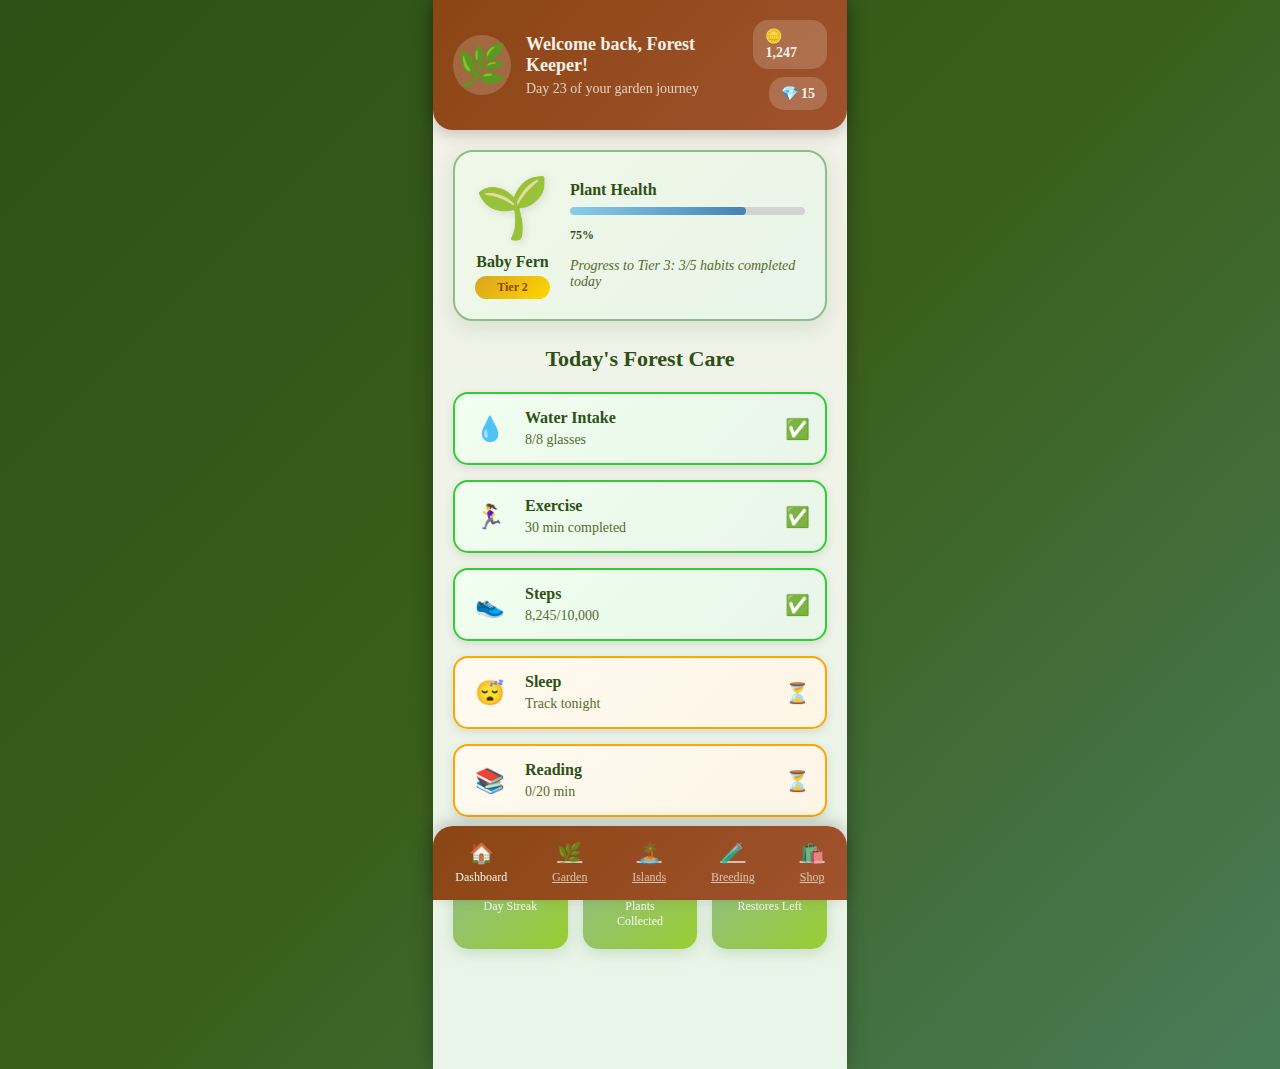
<file: index.html>
<!DOCTYPE html>
<html lang="en">
<head>
    <meta charset="UTF-8">
    <meta name="viewport" content="width=device-width, initial-scale=1.0">
    <title>Habit Garden - Dashboard</title>
    <link rel="stylesheet" href="style.css">
</head>
<body>
    <div class="container">
        <!-- Header -->
        <header class="header">
            <div class="user-info">
                <div class="avatar">🌿</div>
                <div class="user-details">
                    <h2>Welcome back, Forest Keeper!</h2>
                    <p>Day 23 of your garden journey</p>
                </div>
            </div>
            <div class="currency">
                <div class="coins">🪙 1,247</div>
                <div class="diamonds">💎 15</div>
            </div>
        </header>

        <!-- Main Content -->
        <main class="main-content">
            <!-- Current Plant Section -->
            <section class="current-plant">
                <div class="plant-container">
                    <div class="plant-display">
                        <div class="plant">🌱</div>
                        <div class="plant-name">Baby Fern</div>
                        <div class="plant-tier">Tier 2</div>
                    </div>
                    <div class="plant-status">
                        <div class="health-bar">
                            <span class="label">Plant Health</span>
                            <div class="progress-bar">
                                <div class="progress" style="width: 75%"></div>
                            </div>
                            <span class="percentage">75%</span>
                        </div>
                        <div class="next-tier">
                            <span>Progress to Tier 3: 3/5 habits completed today</span>
                        </div>
                    </div>
                </div>
            </section>

            <!-- Daily Habits Section -->
            <section class="daily-habits">
                <h3>Today's Forest Care</h3>
                <div class="habits-grid">
                    <div class="habit-card completed">
                        <div class="habit-icon">💧</div>
                        <div class="habit-info">
                            <h4>Water Intake</h4>
                            <p>8/8 glasses</p>
                        </div>
                        <div class="habit-status">✅</div>
                    </div>
                    
                    <div class="habit-card completed">
                        <div class="habit-icon">🏃‍♀️</div>
                        <div class="habit-info">
                            <h4>Exercise</h4>
                            <p>30 min completed</p>
                        </div>
                        <div class="habit-status">✅</div>
                    </div>
                    
                    <div class="habit-card completed">
                        <div class="habit-icon">👟</div>
                        <div class="habit-info">
                            <h4>Steps</h4>
                            <p>8,245/10,000</p>
                        </div>
                        <div class="habit-status">✅</div>
                    </div>
                    
                    <div class="habit-card pending">
                        <div class="habit-icon">😴</div>
                        <div class="habit-info">
                            <h4>Sleep</h4>
                            <p>Track tonight</p>
                        </div>
                        <div class="habit-status">⏳</div>
                    </div>
                    
                    <div class="habit-card pending">
                        <div class="habit-icon">📚</div>
                        <div class="habit-info">
                            <h4>Reading</h4>
                            <p>0/20 min</p>
                        </div>
                        <div class="habit-status">⏳</div>
                    </div>
                </div>
            </section>

            <!-- Quick Stats -->
            <section class="quick-stats">
                <div class="stat-card">
                    <div class="stat-number">23</div>
                    <div class="stat-label">Day Streak</div>
                </div>
                <div class="stat-card">
                    <div class="stat-number">12</div>
                    <div class="stat-label">Plants Collected</div>
                </div>
                <div class="stat-card">
                    <div class="stat-number">2</div>
                    <div class="stat-label">Restores Left</div>
                </div>
            </section>
        </main>

        <!-- Bottom Navigation -->
               <!-- Bottom Navigation -->
        <nav class="bottom-nav">
            <div class="nav-item active">
                <div class="nav-icon">🏠</div>
                <span>Dashboard</span>
            </div>
            <a href="garden.html" class="nav-item">
                <div class="nav-icon">🌿</div>
                <span>Garden</span>
            </a>
            <a href="islands.html" class="nav-item">
                <div class="nav-icon">🏝️</div>
                <span>Islands</span>
            </a>
            <a href="breeding.html" class="nav-item">
                <div class="nav-icon">🧪</div>
                <span>Breeding</span>
            </a>
            <a href="shop.html" class="nav-item">
                <div class="nav-icon">🛍️</div>
                <span>Shop</span>
            </a>
        </nav>
</file>
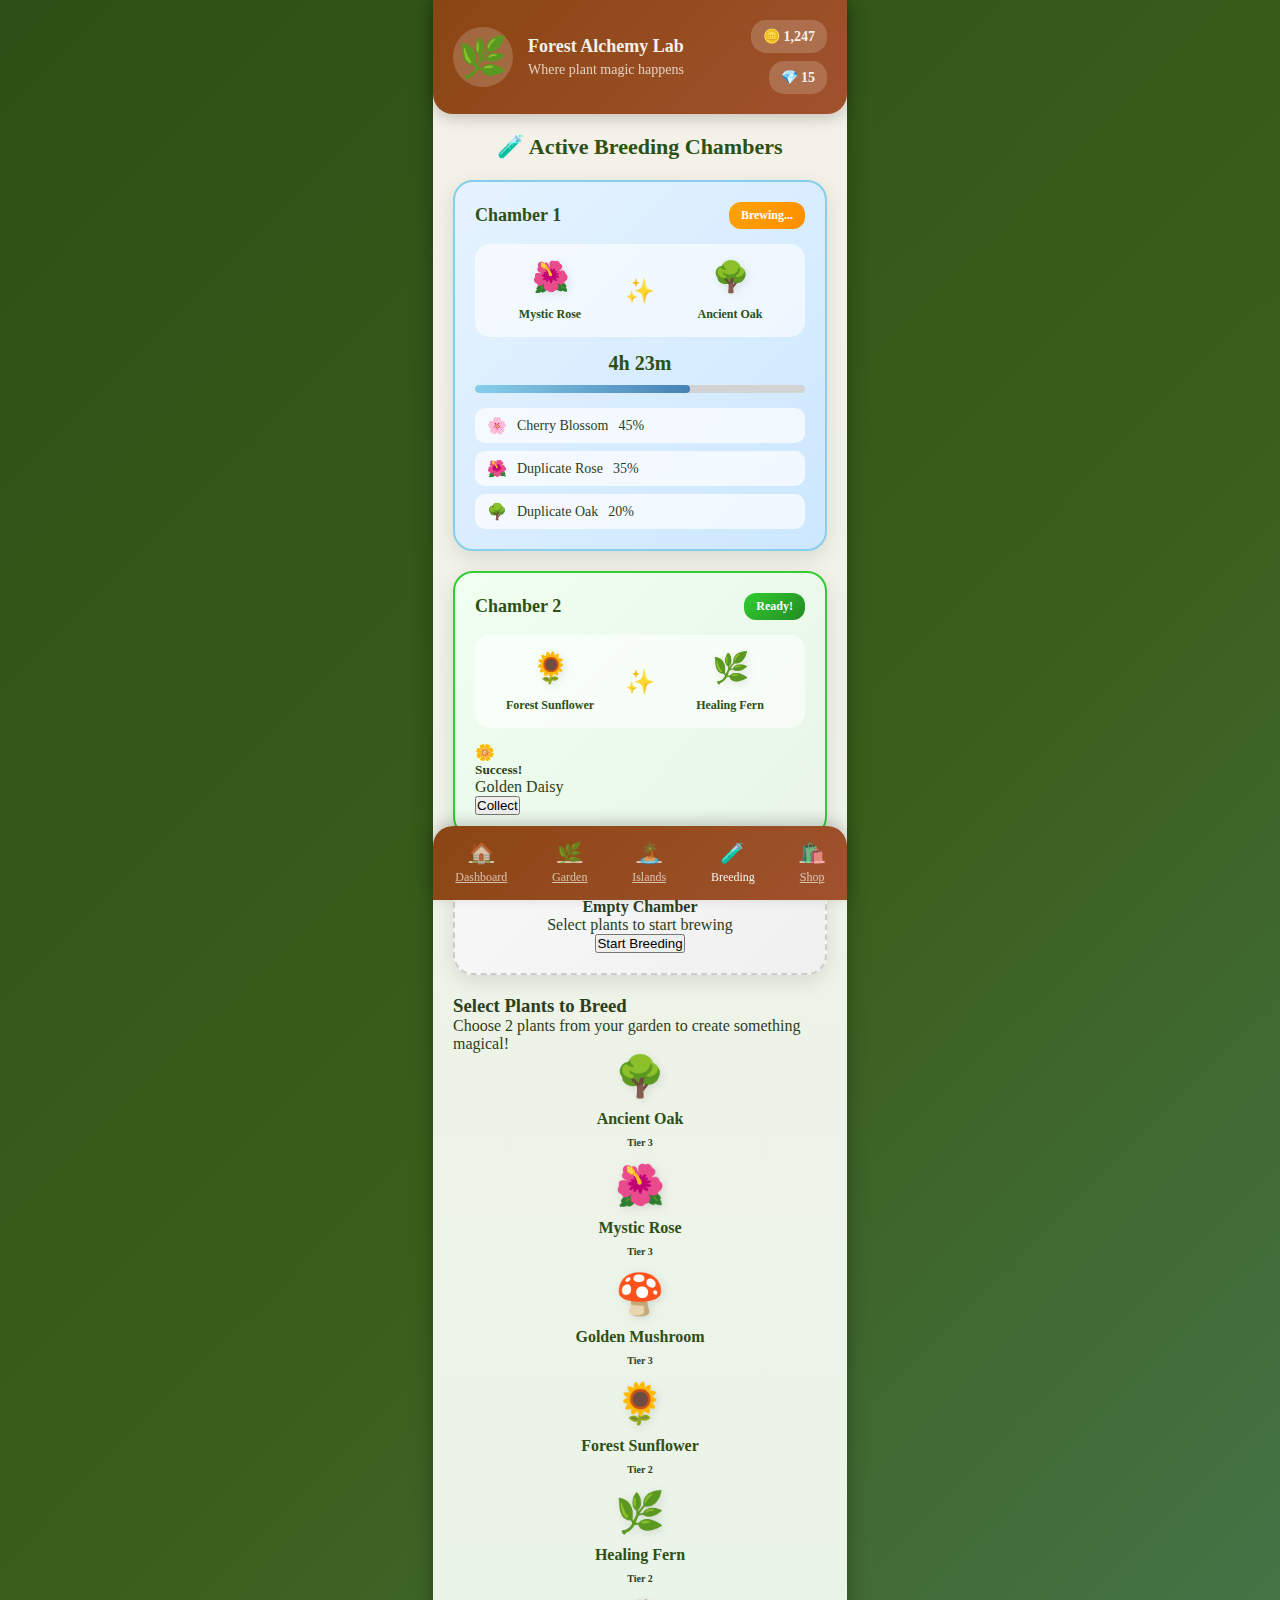
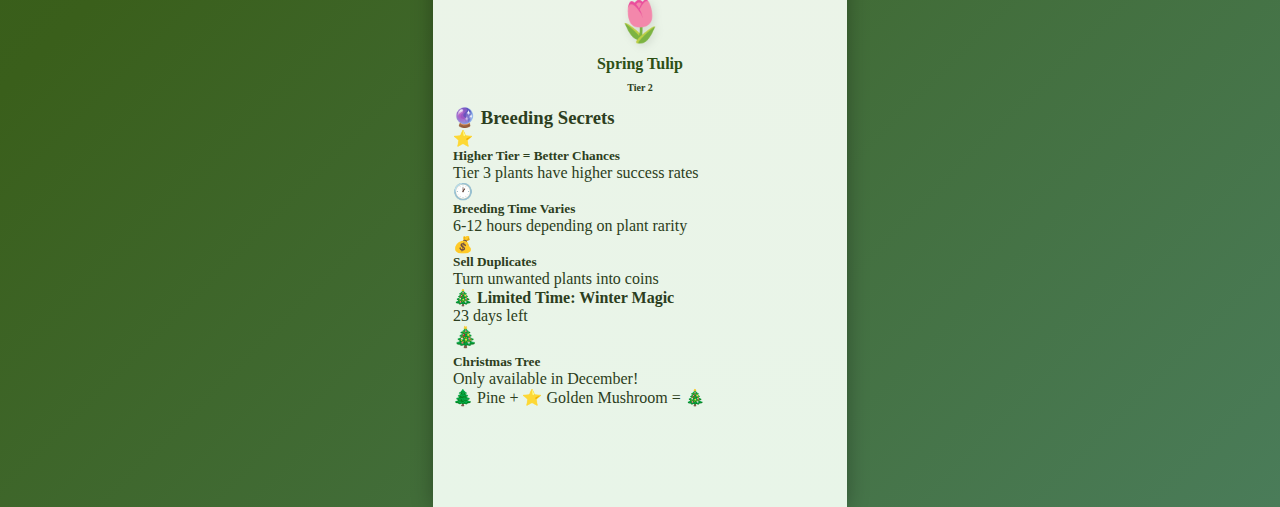
<file: breeding.html>
<!DOCTYPE html>
<html lang="en">
<head>
    <meta charset="UTF-8">
    <meta name="viewport" content="width=device-width, initial-scale=1.0">
    <title>Habit Garden - Breeding Lab</title>
    <link rel="stylesheet" href="style.css">
</head>
<body>
    <div class="container">
        <!-- Header -->
        <header class="header">
            <div class="user-info">
                <div class="avatar">🌿</div>
                <div class="user-details">
                    <h2>Forest Alchemy Lab</h2>
                    <p>Where plant magic happens</p>
                </div>
            </div>
            <div class="currency">
                <div class="coins">🪙 1,247</div>
                <div class="diamonds">💎 15</div>
            </div>
        </header>

        <!-- Main Content -->
        <main class="main-content">
            <!-- Active Breeding Slots -->
            <section class="active-breeding">
                <h3>🧪 Active Breeding Chambers</h3>
                
                <!-- Breeding Slot 1 - Active -->
                <div class="breeding-slot active">
                    <div class="breeding-header">
                        <h4>Chamber 1</h4>
                        <div class="breeding-status">Brewing...</div>
                    </div>
                    <div class="breeding-combination">
                        <div class="parent-plant">
                            <div class="plant-icon">🌺</div>
                            <span>Mystic Rose</span>
                        </div>
                        <div class="breeding-symbol">✨</div>
                        <div class="parent-plant">
                            <div class="plant-icon">🌳</div>
                            <span>Ancient Oak</span>
                        </div>
                    </div>
                    <div class="breeding-timer">
                        <div class="timer-display">
                            <div class="time-remaining">4h 23m</div>
                            <div class="progress-bar">
                                <div class="progress" style="width: 65%"></div>
                            </div>
                        </div>
                    </div>
                    <div class="breeding-chances">
                        <div class="chance-item">
                            <span class="chance-icon">🌸</span>
                            <span class="chance-text">Cherry Blossom</span>
                            <span class="chance-percent">45%</span>
                        </div>
                        <div class="chance-item">
                            <span class="chance-icon">🌺</span>
                            <span class="chance-text">Duplicate Rose</span>
                            <span class="chance-percent">35%</span>
                        </div>
                        <div class="chance-item">
                            <span class="chance-icon">🌳</span>
                            <span class="chance-text">Duplicate Oak</span>
                            <span class="chance-percent">20%</span>
                        </div>
                    </div>
                </div>

                <!-- Breeding Slot 2 - Ready -->
                <div class="breeding-slot ready">
                    <div class="breeding-header">
                        <h4>Chamber 2</h4>
                        <div class="breeding-status ready">Ready!</div>
                    </div>
                    <div class="breeding-combination">
                        <div class="parent-plant">
                            <div class="plant-icon">🌻</div>
                            <span>Forest Sunflower</span>
                        </div>
                        <div class="breeding-symbol">✨</div>
                        <div class="parent-plant">
                            <div class="plant-icon">🌿</div>
                            <span>Healing Fern</span>
                        </div>
                    </div>
                    <div class="breeding-result">
                        <div class="result-card">
                            <div class="result-icon">🌼</div>
                            <div class="result-text">
                                <h5>Success!</h5>
                                <p>Golden Daisy</p>
                            </div>
                            <button class="collect-btn">Collect</button>
                        </div>
                    </div>
                </div>

                <!-- Breeding Slot 3 - Empty -->
                <div class="breeding-slot empty">
                    <div class="empty-chamber">
                        <div class="empty-icon">🧪</div>
                        <h4>Empty Chamber</h4>
                        <p>Select plants to start brewing</p>
                        <button class="start-breeding-btn">Start Breeding</button>
                    </div>
                </div>
            </section>

            <!-- Plant Selection for Breeding -->
            <section class="plant-selection">
                <h3>Select Plants to Breed</h3>
                <div class="selection-info">
                    <p>Choose 2 plants from your garden to create something magical!</p>
                </div>
                
                <div class="available-plants">
                    <div class="plant-card selectable" data-plant="oak">
                        <div class="plant-display">
                            <div class="plant-emoji">🌳</div>
                            <div class="plant-name">Ancient Oak</div>
                            <div class="tier-badge">Tier 3</div>
                        </div>
                    </div>
                    
                    <div class="plant-card selectable" data-plant="rose">
                        <div class="plant-display">
                            <div class="plant-emoji">🌺</div>
                            <div class="plant-name">Mystic Rose</div>
                            <div class="tier-badge">Tier 3</div>
                        </div>
                    </div>
                    
                    <div class="plant-card selectable" data-plant="mushroom">
                        <div class="plant-display">
                            <div class="plant-emoji">🍄</div>
                            <div class="plant-name">Golden Mushroom</div>
                            <div class="tier-badge">Tier 3</div>
                        </div>
                    </div>
                    
                    <div class="plant-card selectable" data-plant="sunflower">
                        <div class="plant-display">
                            <div class="plant-emoji">🌻</div>
                            <div class="plant-name">Forest Sunflower</div>
                            <div class="tier-badge">Tier 2</div>
                        </div>
                    </div>
                    
                    <div class="plant-card selectable" data-plant="fern">
                        <div class="plant-display">
                            <div class="plant-emoji">🌿</div>
                            <div class="plant-name">Healing Fern</div>
                            <div class="tier-badge">Tier 2</div>
                        </div>
                    </div>
                    
                    <div class="plant-card selectable" data-plant="tulip">
                        <div class="plant-display">
                            <div class="plant-emoji">🌷</div>
                            <div class="plant-name">Spring Tulip</div>
                            <div class="tier-badge">Tier 2</div>
                        </div>
                    </div>
                </div>
            </section>

            <!-- Breeding Guide -->
            <section class="breeding-guide">
                <h3>🔮 Breeding Secrets</h3>
                <div class="guide-cards">
                    <div class="guide-card">
                        <div class="guide-icon">⭐</div>
                        <div class="guide-text">
                            <h5>Higher Tier = Better Chances</h5>
                            <p>Tier 3 plants have higher success rates</p>
                        </div>
                    </div>
                    
                    <div class="guide-card">
                        <div class="guide-icon">🕐</div>
                        <div class="guide-text">
                            <h5>Breeding Time Varies</h5>
                            <p>6-12 hours depending on plant rarity</p>
                        </div>
                    </div>
                    
                    <div class="guide-card">
                        <div class="guide-icon">💰</div>
                        <div class="guide-text">
                            <h5>Sell Duplicates</h5>
                            <p>Turn unwanted plants into coins</p>
                        </div>
                    </div>
                </div>
            </section>

            <!-- Limited Time Breeding -->
            <section class="limited-breeding">
                <div class="limited-card">
                    <div class="limited-header">
                        <h4>🎄 Limited Time: Winter Magic</h4>
                        <div class="time-left">23 days left</div>
                    </div>
                    <div class="limited-content">
                        <div class="limited-plant">
                            <div class="plant-icon">🎄</div>
                            <div class="plant-info">
                                <h5>Christmas Tree</h5>
                                <p>Only available in December!</p>
                            </div>
                        </div>
                        <div class="limited-recipe">
                            <span>🌲 Pine + ⭐ Golden Mushroom = 🎄</span>
                        </div>
                    </div>
                </div>
            </section>
        </main>

        <!-- Bottom Navigation -->
        <nav class="bottom-nav">
            <a href="index.html" class="nav-item">
                <div class="nav-icon">🏠</div>
                <span>Dashboard</span>
            </a>
            <a href="garden.html" class="nav-item">
                <div class="nav-icon">🌿</div>
                <span>Garden</span>
            </a>
            <a href="islands.html" class="nav-item">
                <div class="nav-icon">🏝️</div>
                <span>Islands</span>
            </a>
            <div class="nav-item active">
                <div class="nav-icon">🧪</div>
                <span>Breeding</span>
            </div>
            <a href="shop.html" class="nav-item">
                <div class="nav-icon">🛍️</div>
                <span>Shop</span>
            </a>
        </nav>
    </div>
</body>
</html>
</file>
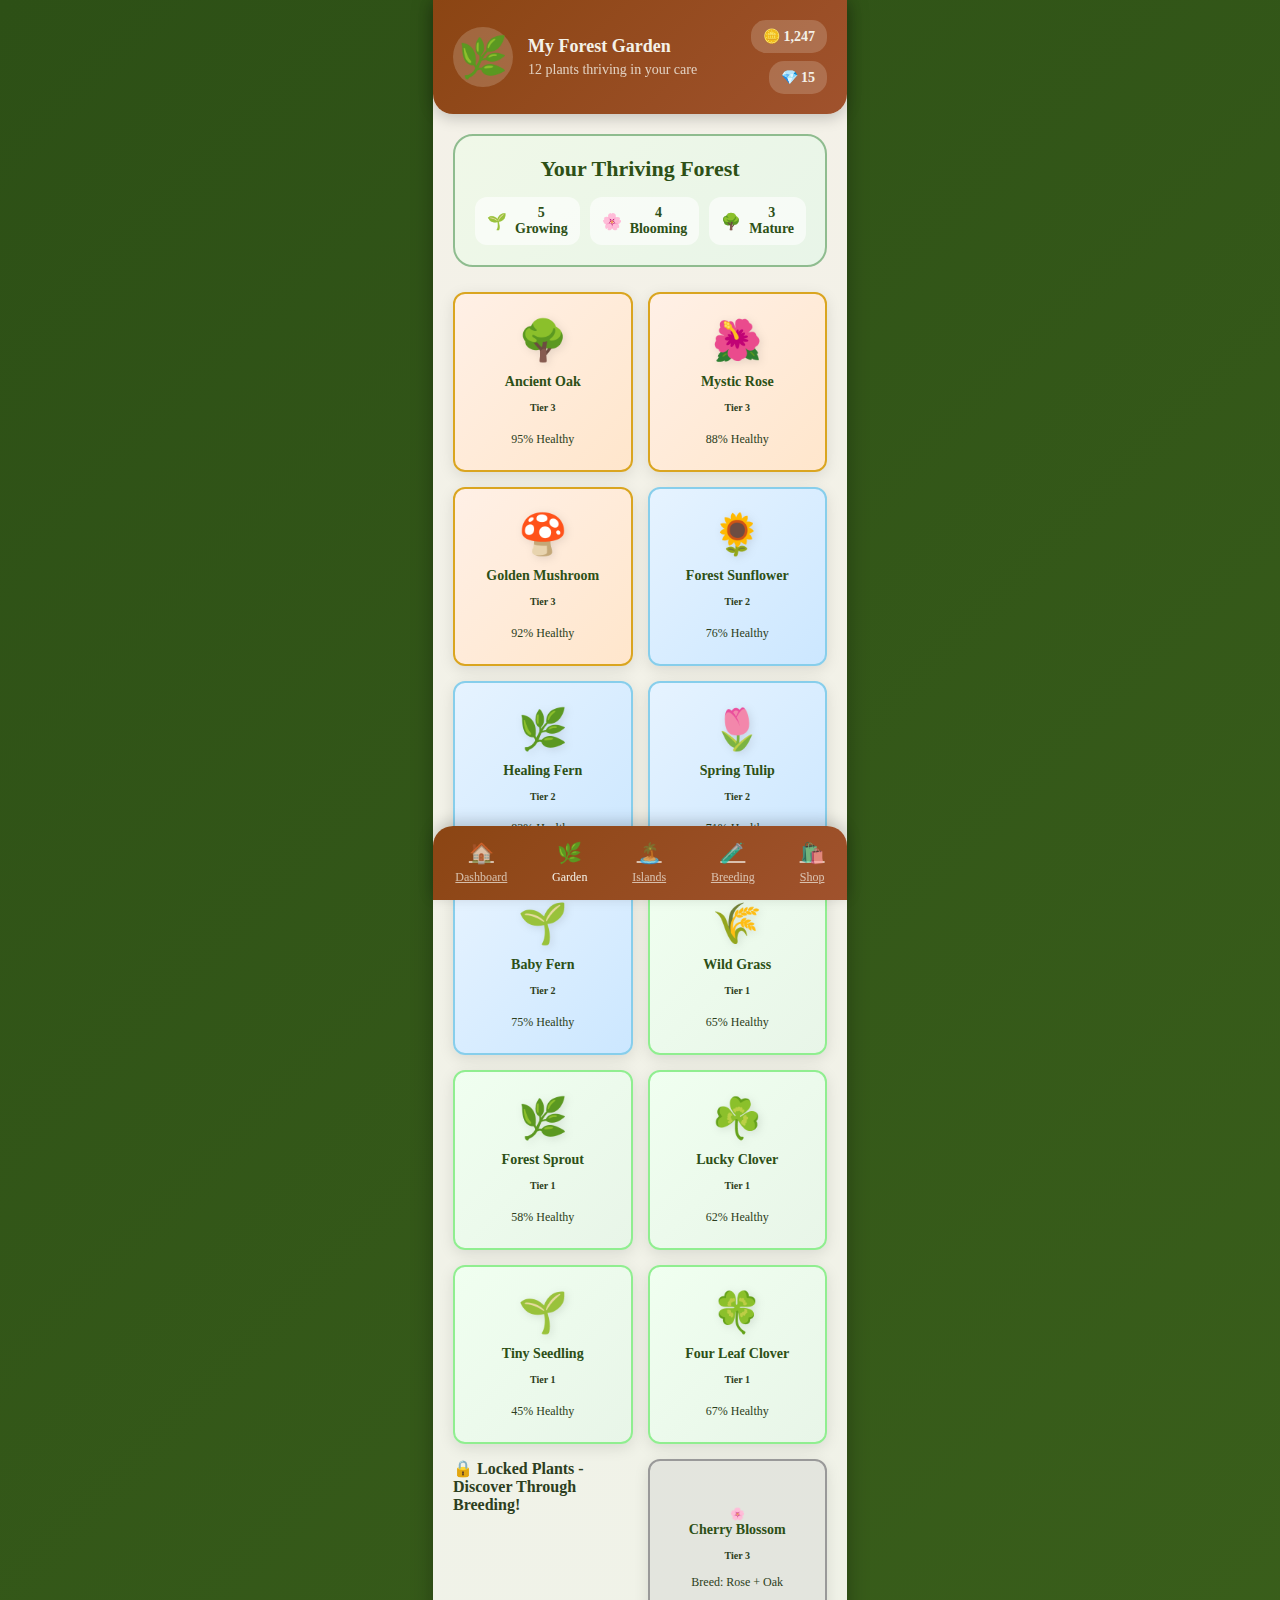
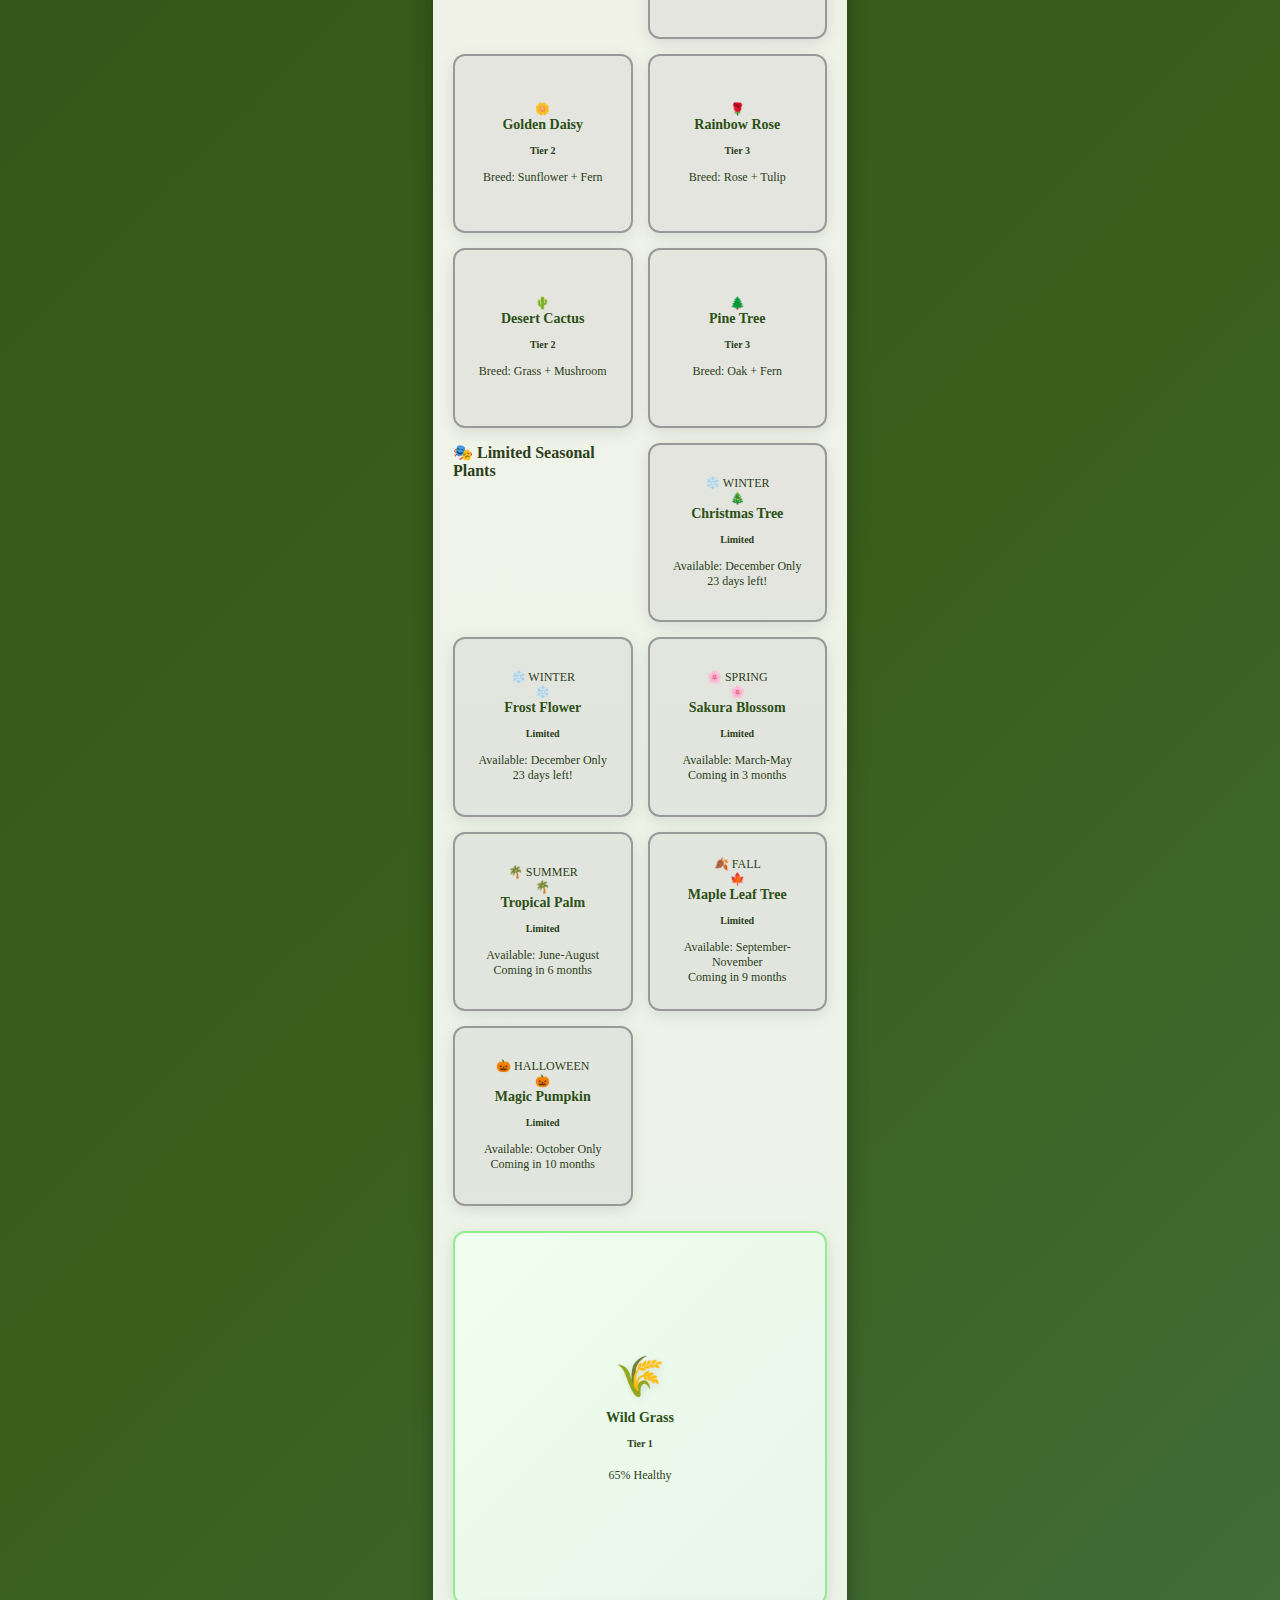
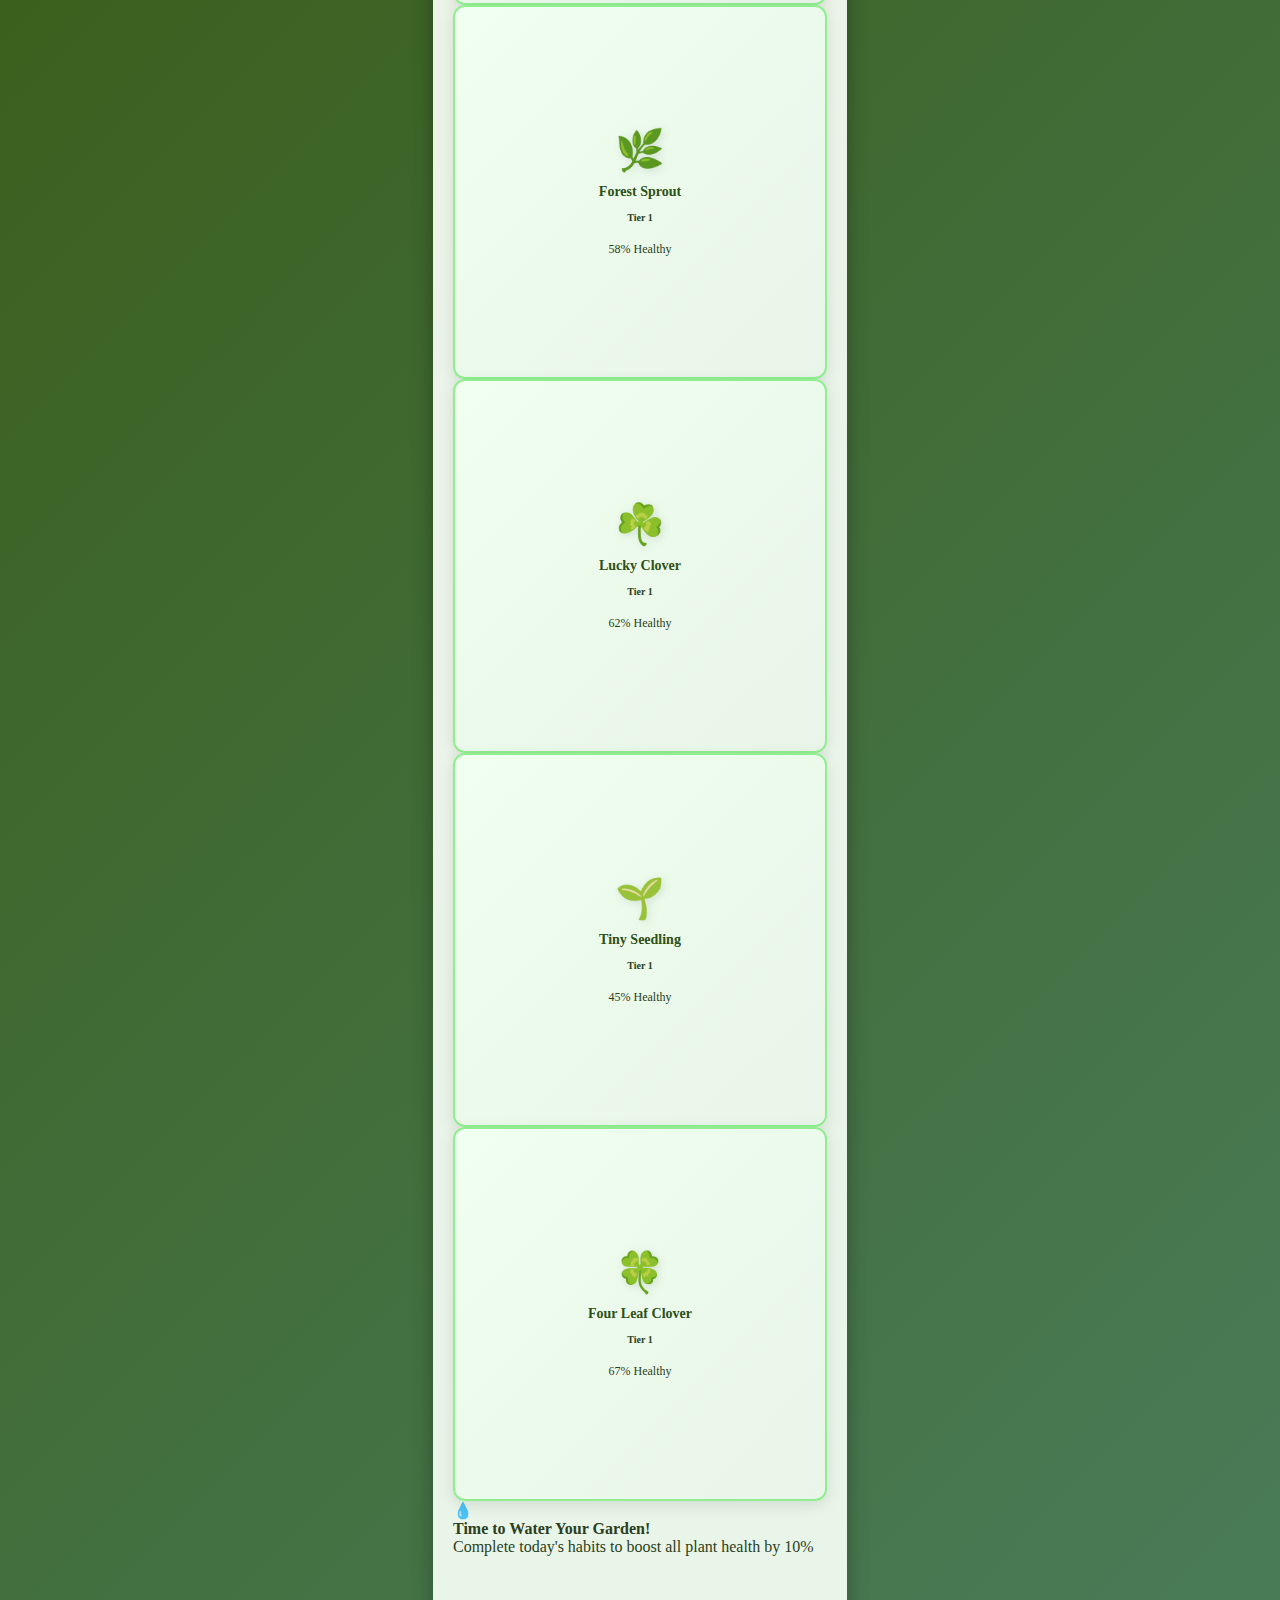
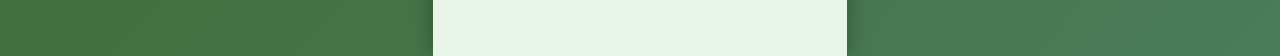
<file: garden.html>
<!DOCTYPE html>
<html lang="en">
<head>
    <meta charset="UTF-8">
    <meta name="viewport" content="width=device-width, initial-scale=1.0">
    <title>Habit Garden - My Garden</title>
    <link rel="stylesheet" href="style.css">
</head>
<body>
    <div class="container">
        <!-- Header -->
        <header class="header">
            <div class="user-info">
                <div class="avatar">🌿</div>
                <div class="user-details">
                    <h2>My Forest Garden</h2>
                    <p>12 plants thriving in your care</p>
                </div>
            </div>
            <div class="currency">
                <div class="coins">🪙 1,247</div>
                <div class="diamonds">💎 15</div>
            </div>
        </header>

        <!-- Main Content -->
        <main class="main-content">
            <!-- Active Plants Section -->
            <section class="garden-overview">
                <h3>Your Thriving Forest</h3>
                <div class="garden-stats">
                    <div class="mini-stat">
                        <span class="stat-icon">🌱</span>
                        <span>5 Growing</span>
                    </div>
                    <div class="mini-stat">
                        <span class="stat-icon">🌸</span>
                        <span>4 Blooming</span>
                    </div>
                    <div class="mini-stat">
                        <span class="stat-icon">🌳</span>
                        <span>3 Mature</span>
                    </div>
                </div>
            </section>

            <!-- Garden Grid -->
                       <!-- Garden Grid -->
            <section class="garden-grid">
                <!-- Tier 3 Plants -->
                <div class="plant-slot tier-3">
                    <div class="plant-display">
                        <div class="plant-emoji">🌳</div>
                        <div class="plant-info">
                            <h4>Ancient Oak</h4>
                            <div class="tier-badge">Tier 3</div>
                            <div class="plant-health">
                                <div class="health-bar">
                                    <div class="health-progress" style="width: 95%"></div>
                                </div>
                                <span class="health-text">95% Healthy</span>
                            </div>
                        </div>
                    </div>
                </div>

                <div class="plant-slot tier-3">
                    <div class="plant-display">
                        <div class="plant-emoji">🌺</div>
                        <div class="plant-info">
                            <h4>Mystic Rose</h4>
                            <div class="tier-badge">Tier 3</div>
                            <div class="plant-health">
                                <div class="health-bar">
                                    <div class="health-progress" style="width: 88%"></div>
                                </div>
                                <span class="health-text">88% Healthy</span>
                            </div>
                        </div>
                    </div>
                </div>

                <div class="plant-slot tier-3">
                    <div class="plant-display">
                        <div class="plant-emoji">🍄</div>
                        <div class="plant-info">
                            <h4>Golden Mushroom</h4>
                            <div class="tier-badge">Tier 3</div>
                            <div class="plant-health">
                                <div class="health-bar">
                                    <div class="health-progress" style="width: 92%"></div>
                                </div>
                                <span class="health-text">92% Healthy</span>
                            </div>
                        </div>
                    </div>
                </div>

                <!-- Tier 2 Plants -->
                <div class="plant-slot tier-2">
                    <div class="plant-display">
                        <div class="plant-emoji">🌻</div>
                        <div class="plant-info">
                            <h4>Forest Sunflower</h4>
                            <div class="tier-badge">Tier 2</div>
                            <div class="plant-health">
                                <div class="health-bar">
                                    <div class="health-progress" style="width: 76%"></div>
                                </div>
                                <span class="health-text">76% Healthy</span>
                            </div>
                        </div>
                    </div>
                </div>

                <div class="plant-slot tier-2">
                    <div class="plant-display">
                        <div class="plant-emoji">🌿</div>
                        <div class="plant-info">
                            <h4>Healing Fern</h4>
                            <div class="tier-badge">Tier 2</div>
                            <div class="plant-health">
                                <div class="health-bar">
                                    <div class="health-progress" style="width: 83%"></div>
                                </div>
                                <span class="health-text">83% Healthy</span>
                            </div>
                        </div>
                    </div>
                </div>

                <div class="plant-slot tier-2">
                    <div class="plant-display">
                        <div class="plant-emoji">🌷</div>
                        <div class="plant-info">
                            <h4>Spring Tulip</h4>
                            <div class="tier-badge">Tier 2</div>
                            <div class="plant-health">
                                <div class="health-bar">
                                    <div class="health-progress" style="width: 71%"></div>
                                </div>
                                <span class="health-text">71% Healthy</span>
                            </div>
                        </div>
                    </div>
                </div>

                <div class="plant-slot tier-2">
                    <div class="plant-display">
                        <div class="plant-emoji">🌱</div>
                        <div class="plant-info">
                            <h4>Baby Fern</h4>
                            <div class="tier-badge">Tier 2</div>
                            <div class="plant-health">
                                <div class="health-bar">
                                    <div class="health-progress" style="width: 75%"></div>
                                </div>
                                <span class="health-text">75% Healthy</span>
                            </div>
                        </div>
                    </div>
                </div>

                <!-- Tier 1 Plants -->
                <div class="plant-slot tier-1">
                    <div class="plant-display">
                        <div class="plant-emoji">🌾</div>
                        <div class="plant-info">
                            <h4>Wild Grass</h4>
                            <div class="tier-badge">Tier 1</div>
                            <div class="plant-health">
                                <div class="health-bar">
                                    <div class="health-progress" style="width: 65%"></div>
                                </div>
                                <span class="health-text">65% Healthy</span>
                            </div>
                        </div>
                    </div>
                </div>

                <div class="plant-slot tier-1">
                    <div class="plant-display">
                        <div class="plant-emoji">🌿</div>
                        <div class="plant-info">
                            <h4>Forest Sprout</h4>
                            <div class="tier-badge">Tier 1</div>
                            <div class="plant-health">
                                <div class="health-bar">
                                    <div class="health-progress" style="width: 58%"></div>
                                </div>
                                <span class="health-text">58% Healthy</span>
                            </div>
                        </div>
                    </div>
                </div>

                <div class="plant-slot tier-1">
                    <div class="plant-display">
                        <div class="plant-emoji">☘️</div>
                        <div class="plant-info">
                            <h4>Lucky Clover</h4>
                            <div class="tier-badge">Tier 1</div>
                            <div class="plant-health">
                                <div class="health-bar">
                                    <div class="health-progress" style="width: 62%"></div>
                                </div>
                                <span class="health-text">62% Healthy</span>
                            </div>
                        </div>
                    </div>
                </div>

                <div class="plant-slot tier-1">
                    <div class="plant-display">
                        <div class="plant-emoji">🌱</div>
                        <div class="plant-info">
                            <h4>Tiny Seedling</h4>
                            <div class="tier-badge">Tier 1</div>
                            <div class="plant-health">
                                <div class="health-bar">
                                    <div class="health-progress" style="width: 45%"></div>
                                </div>
                                <span class="health-text">45% Healthy</span>
                            </div>
                        </div>
                    </div>
                </div>

                <div class="plant-slot tier-1">
                    <div class="plant-display">
                        <div class="plant-emoji">🍀</div>
                        <div class="plant-info">
                            <h4>Four Leaf Clover</h4>
                            <div class="tier-badge">Tier 1</div>
                            <div class="plant-health">
                                <div class="health-bar">
                                    <div class="health-progress" style="width: 67%"></div>
                                </div>
                                <span class="health-text">67% Healthy</span>
                            </div>
                        </div>
                    </div>
                </div>

                <!-- LOCKED PLANTS SECTION -->
                <div class="section-divider">
                    <h4>🔒 Locked Plants - Discover Through Breeding!</h4>
                </div>

                <!-- Locked Regular Plants -->
                <div class="plant-slot locked">
                    <div class="plant-display">
                        <div class="plant-silhouette">🌸</div>
                        <div class="plant-info">
                            <h4>Cherry Blossom</h4>
                            <div class="tier-badge locked">Tier 3</div>
                            <div class="unlock-hint">Breed: Rose + Oak</div>
                        </div>
                    </div>
                </div>

                <div class="plant-slot locked">
                    <div class="plant-display">
                        <div class="plant-silhouette">🌼</div>
                        <div class="plant-info">
                            <h4>Golden Daisy</h4>
                            <div class="tier-badge locked">Tier 2</div>
                            <div class="unlock-hint">Breed: Sunflower + Fern</div>
                        </div>
                    </div>
                </div>

                <div class="plant-slot locked">
                    <div class="plant-display">
                        <div class="plant-silhouette">🌹</div>
                        <div class="plant-info">
                            <h4>Rainbow Rose</h4>
                            <div class="tier-badge locked">Tier 3</div>
                            <div class="unlock-hint">Breed: Rose + Tulip</div>
                        </div>
                    </div>
                </div>

                <div class="plant-slot locked">
                    <div class="plant-display">
                        <div class="plant-silhouette">🌵</div>
                        <div class="plant-info">
                            <h4>Desert Cactus</h4>
                            <div class="tier-badge locked">Tier 2</div>
                            <div class="unlock-hint">Breed: Grass + Mushroom</div>
                        </div>
                    </div>
                </div>

                <div class="plant-slot locked">
                    <div class="plant-display">
                        <div class="plant-silhouette">🌲</div>
                        <div class="plant-info">
                            <h4>Pine Tree</h4>
                            <div class="tier-badge locked">Tier 3</div>
                            <div class="unlock-hint">Breed: Oak + Fern</div>
                        </div>
                    </div>
                </div>

                <!-- SEASONAL LIMITED PLANTS -->
                <div class="section-divider seasonal">
                    <h4>🎭 Limited Seasonal Plants</h4>
                </div>

                <!-- Winter Plants -->
                <div class="plant-slot locked seasonal winter">
                    <div class="seasonal-indicator">❄️ WINTER</div>
                    <div class="plant-display">
                        <div class="plant-silhouette">🎄</div>
                        <div class="plant-info">
                            <h4>Christmas Tree</h4>
                            <div class="tier-badge seasonal">Limited</div>
                            <div class="unlock-hint">Available: December Only</div>
                            <div class="seasonal-status">23 days left!</div>
                        </div>
                    </div>
                </div>

                <div class="plant-slot locked seasonal winter">
                    <div class="seasonal-indicator">❄️ WINTER</div>
                    <div class="plant-display">
                        <div class="plant-silhouette">❄️</div>
                        <div class="plant-info">
                            <h4>Frost Flower</h4>
                            <div class="tier-badge seasonal">Limited</div>
                            <div class="unlock-hint">Available: December Only</div>
                            <div class="seasonal-status">23 days left!</div>
                        </div>
                    </div>
                </div>

                <!-- Spring Plants -->
                <div class="plant-slot locked seasonal spring">
                    <div class="seasonal-indicator">🌸 SPRING</div>
                    <div class="plant-display">
                        <div class="plant-silhouette">🌸</div>
                        <div class="plant-info">
                            <h4>Sakura Blossom</h4>
                            <div class="tier-badge seasonal">Limited</div>
                            <div class="unlock-hint">Available: March-May</div>
                            <div class="seasonal-status">Coming in 3 months</div>
                        </div>
                    </div>
                </div>

                <!-- Summer Plants -->
                <div class="plant-slot locked seasonal summer">
                    <div class="seasonal-indicator">🌴 SUMMER</div>
                    <div class="plant-display">
                        <div class="plant-silhouette">🌴</div>
                        <div class="plant-info">
                            <h4>Tropical Palm</h4>
                            <div class="tier-badge seasonal">Limited</div>
                            <div class="unlock-hint">Available: June-August</div>
                            <div class="seasonal-status">Coming in 6 months</div>
                        </div>
                    </div>
                </div>

                <!-- Fall Plants -->
                <div class="plant-slot locked seasonal fall">
                    <div class="seasonal-indicator">🍂 FALL</div>
                    <div class="plant-display">
                        <div class="plant-silhouette">🍁</div>
                        <div class="plant-info">
                            <h4>Maple Leaf Tree</h4>
                            <div class="tier-badge seasonal">Limited</div>
                            <div class="unlock-hint">Available: September-November</div>
                            <div class="seasonal-status">Coming in 9 months</div>
                        </div>
                    </div>
                </div>

                <!-- Halloween Plants -->
                <div class="plant-slot locked seasonal halloween">
                    <div class="seasonal-indicator">🎃 HALLOWEEN</div>
                    <div class="plant-display">
                        <div class="plant-silhouette">🎃</div>
                        <div class="plant-info">
                            <h4>Magic Pumpkin</h4>
                            <div class="tier-badge seasonal">Limited</div>
                            <div class="unlock-hint">Available: October Only</div>
                            <div class="seasonal-status">Coming in 10 months</div>
                        </div>
                    </div>
                </div>
            </section>

                <!-- Tier 1 Plants -->
                <div class="plant-slot tier-1">
                    <div class="plant-display">
                        <div class="plant-emoji">🌾</div>
                        <div class="plant-info">
                            <h4>Wild Grass</h4>
                            <div class="tier-badge">Tier 1</div>
                            <div class="plant-health">
                                <div class="health-bar">
                                    <div class="health-progress" style="width: 65%"></div>
                                </div>
                                <span class="health-text">65% Healthy</span>
                            </div>
                        </div>
                    </div>
                </div>

                <div class="plant-slot tier-1">
                    <div class="plant-display">
                        <div class="plant-emoji">🌿</div>
                        <div class="plant-info">
                            <h4>Forest Sprout</h4>
                            <div class="tier-badge">Tier 1</div>
                            <div class="plant-health">
                                <div class="health-bar">
                                    <div class="health-progress" style="width: 58%"></div>
                                </div>
                                <span class="health-text">58% Healthy</span>
                            </div>
                        </div>
                    </div>
                </div>

                <div class="plant-slot tier-1">
                    <div class="plant-display">
                        <div class="plant-emoji">☘️</div>
                        <div class="plant-info">
                            <h4>Lucky Clover</h4>
                            <div class="tier-badge">Tier 1</div>
                            <div class="plant-health">
                                <div class="health-bar">
                                    <div class="health-progress" style="width: 62%"></div>
                                </div>
                                <span class="health-text">62% Healthy</span>
                            </div>
                        </div>
                    </div>
                </div>

                <div class="plant-slot tier-1">
                    <div class="plant-display">
                        <div class="plant-emoji">🌱</div>
                        <div class="plant-info">
                            <h4>Tiny Seedling</h4>
                            <div class="tier-badge">Tier 1</div>
                            <div class="plant-health">
                                <div class="health-bar">
                                    <div class="health-progress" style="width: 45%"></div>
                                </div>
                                <span class="health-text">45% Healthy</span>
                            </div>
                        </div>
                    </div>
                </div>

                <div class="plant-slot tier-1">
                    <div class="plant-display">
                        <div class="plant-emoji">🍀</div>
                        <div class="plant-info">
                            <h4>Four Leaf Clover</h4>
                            <div class="tier-badge">Tier 1</div>
                            <div class="plant-health">
                                <div class="health-bar">
                                    <div class="health-progress" style="width: 67%"></div>
                                </div>
                                <span class="health-text">67% Healthy</span>
                            </div>
                        </div>
                    </div>
                </div>
            </section>

            <!-- Care Reminder -->
            <section class="care-reminder">
                <div class="reminder-card">
                    <div class="reminder-icon">💧</div>
                    <div class="reminder-text">
                        <h4>Time to Water Your Garden!</h4>
                        <p>Complete today's habits to boost all plant health by 10%</p>
                    </div>
                </div>
            </section>
        </main>

        <!-- Bottom Navigation -->
        <nav class="bottom-nav">
            <a href="index.html" class="nav-item">
                <div class="nav-icon">🏠</div>
                <span>Dashboard</span>
            </a>
            <div class="nav-item active">
                <div class="nav-icon">🌿</div>
                <span>Garden</span>
            </div>
            <a href="islands.html" class="nav-item">
                <div class="nav-icon">🏝️</div>
                <span>Islands</span>
            </a>
            <a href="breeding.html" class="nav-item">
                <div class="nav-icon">🧪</div>
                <span>Breeding</span>
            </a>
            <a href="shop.html" class="nav-item">
                <div class="nav-icon">🛍️</div>
                <span>Shop</span>
            </a>
        </nav>
    </div>
</body>
</html>
</file>
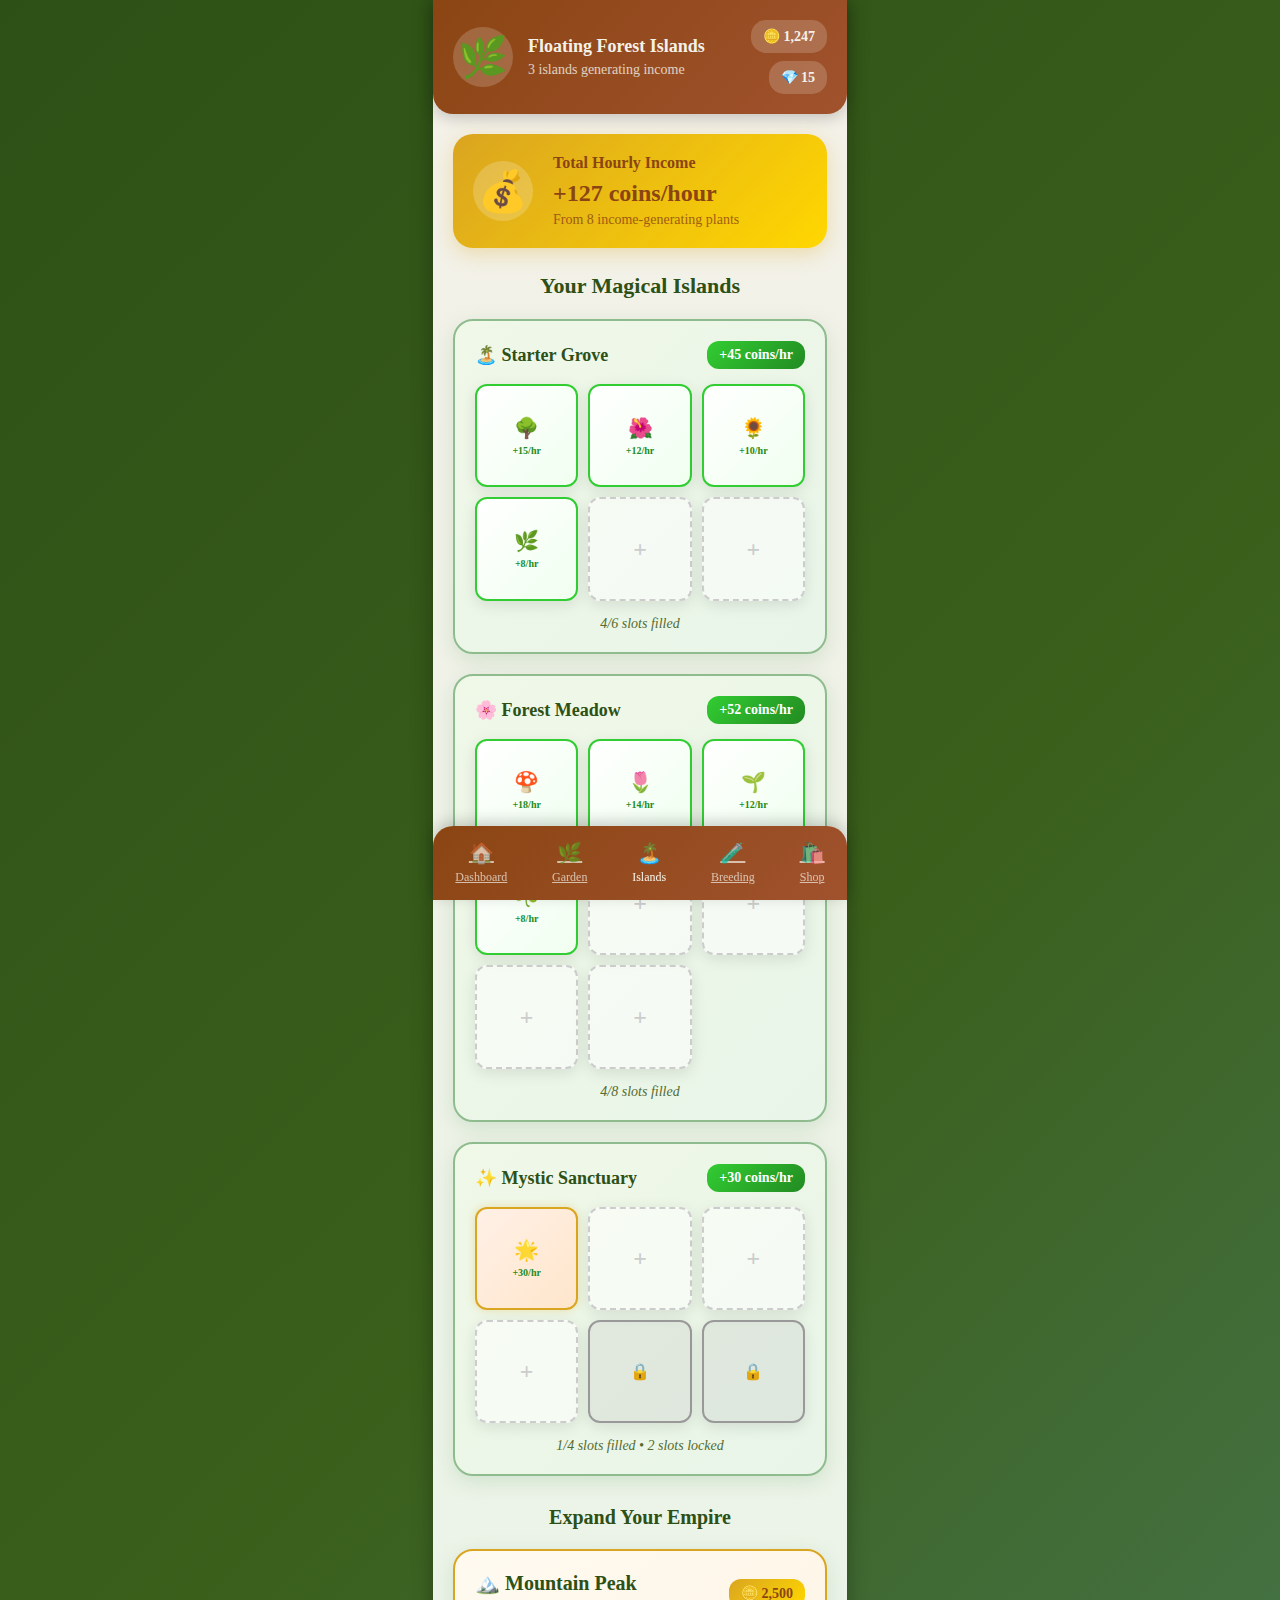
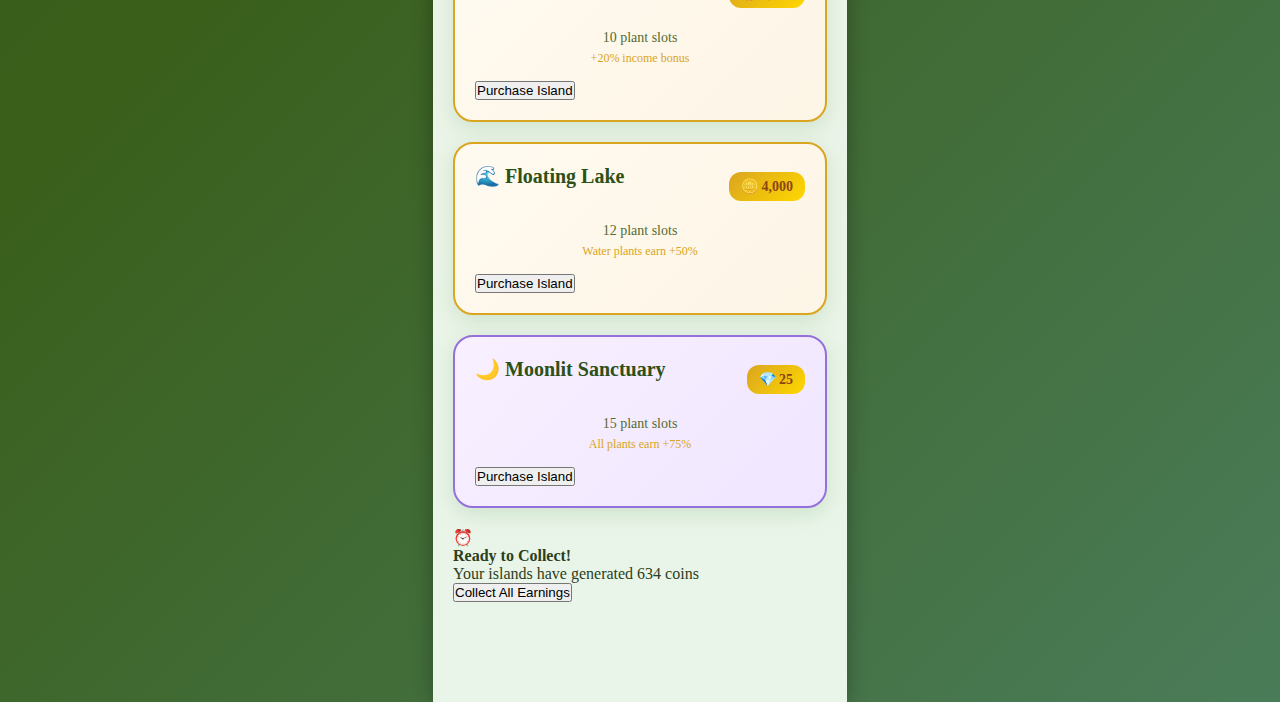
<file: islands.html>
<!DOCTYPE html>
<html lang="en">
<head>
    <meta charset="UTF-8">
    <meta name="viewport" content="width=device-width, initial-scale=1.0">
    <title>Habit Garden - My Islands</title>
    <link rel="stylesheet" href="style.css">
</head>
<body>
    <div class="container">
        <!-- Header -->
        <header class="header">
            <div class="user-info">
                <div class="avatar">🌿</div>
                <div class="user-details">
                    <h2>Floating Forest Islands</h2>
                    <p>3 islands generating income</p>
                </div>
            </div>
            <div class="currency">
                <div class="coins">🪙 1,247</div>
                <div class="diamonds">💎 15</div>
            </div>
        </header>

        <!-- Main Content -->
        <main class="main-content">
            <!-- Income Overview -->
            <section class="income-overview">
                <div class="income-card">
                    <div class="income-icon">💰</div>
                    <div class="income-info">
                        <h3>Total Hourly Income</h3>
                        <div class="income-amount">+127 coins/hour</div>
                        <div class="income-detail">From 8 income-generating plants</div>
                    </div>
                </div>
            </section>

            <!-- Islands Grid -->
            <section class="islands-section">
                <h3>Your Magical Islands</h3>
                
                <!-- Island 1 - Starter Island -->
                <div class="island-card active">
                    <div class="island-header">
                        <h4>🏝️ Starter Grove</h4>
                        <div class="island-income">+45 coins/hr</div>
                    </div>
                    <div class="island-plants">
                        <div class="plant-slot occupied">
                            <div class="plant-icon">🌳</div>
                            <div class="plant-earnings">+15/hr</div>
                        </div>
                        <div class="plant-slot occupied">
                            <div class="plant-icon">🌺</div>
                            <div class="plant-earnings">+12/hr</div>
                        </div>
                        <div class="plant-slot occupied">
                            <div class="plant-icon">🌻</div>
                            <div class="plant-earnings">+10/hr</div>
                        </div>
                        <div class="plant-slot occupied">
                            <div class="plant-icon">🌿</div>
                            <div class="plant-earnings">+8/hr</div>
                        </div>
                        <div class="plant-slot empty">
                            <div class="empty-slot">+</div>
                        </div>
                        <div class="plant-slot empty">
                            <div class="empty-slot">+</div>
                        </div>
                    </div>
                    <div class="island-status">4/6 slots filled</div>
                </div>

                <!-- Island 2 - Forest Meadow -->
                <div class="island-card active">
                    <div class="island-header">
                        <h4>🌸 Forest Meadow</h4>
                        <div class="island-income">+52 coins/hr</div>
                    </div>
                    <div class="island-plants">
                        <div class="plant-slot occupied">
                            <div class="plant-icon">🍄</div>
                            <div class="plant-earnings">+18/hr</div>
                        </div>
                        <div class="plant-slot occupied">
                            <div class="plant-icon">🌷</div>
                            <div class="plant-earnings">+14/hr</div>
                        </div>
                        <div class="plant-slot occupied">
                            <div class="plant-icon">🌱</div>
                            <div class="plant-earnings">+12/hr</div>
                        </div>
                        <div class="plant-slot occupied">
                            <div class="plant-icon">☘️</div>
                            <div class="plant-earnings">+8/hr</div>
                        </div>
                        <div class="plant-slot empty">
                            <div class="empty-slot">+</div>
                        </div>
                        <div class="plant-slot empty">
                            <div class="empty-slot">+</div>
                        </div>
                        <div class="plant-slot empty">
                            <div class="empty-slot">+</div>
                        </div>
                        <div class="plant-slot empty">
                            <div class="empty-slot">+</div>
                        </div>
                    </div>
                    <div class="island-status">4/8 slots filled</div>
                </div>

                <!-- Island 3 - Mystic Sanctuary -->
                <div class="island-card active">
                    <div class="island-header">
                        <h4>✨ Mystic Sanctuary</h4>
                        <div class="island-income">+30 coins/hr</div>
                    </div>
                    <div class="island-plants">
                        <div class="plant-slot premium">
                            <div class="plant-icon">🌟</div>
                            <div class="plant-earnings">+30/hr</div>
                        </div>
                        <div class="plant-slot empty">
                            <div class="empty-slot">+</div>
                        </div>
                        <div class="plant-slot empty">
                            <div class="empty-slot">+</div>
                        </div>
                        <div class="plant-slot empty">
                            <div class="empty-slot">+</div>
                        </div>
                        <div class="plant-slot locked">
                            <div class="locked-icon">🔒</div>
                        </div>
                        <div class="plant-slot locked">
                            <div class="locked-icon">🔒</div>
                        </div>
                    </div>
                    <div class="island-status">1/4 slots filled • 2 slots locked</div>
                </div>

                <!-- Available Islands to Purchase -->
                <div class="available-islands">
                    <h4>Expand Your Empire</h4>
                    
                    <div class="island-card purchasable">
                        <div class="island-header">
                            <h4>🏔️ Mountain Peak</h4>
                            <div class="island-price">🪙 2,500</div>
                        </div>
                        <div class="island-preview">
                            <div class="preview-text">10 plant slots</div>
                            <div class="preview-bonus">+20% income bonus</div>
                        </div>
                        <button class="purchase-btn">Purchase Island</button>
                    </div>

                    <div class="island-card purchasable">
                        <div class="island-header">
                            <h4>🌊 Floating Lake</h4>
                            <div class="island-price">🪙 4,000</div>
                        </div>
                        <div class="island-preview">
                            <div class="preview-text">12 plant slots</div>
                            <div class="preview-bonus">Water plants earn +50%</div>
                        </div>
                        <button class="purchase-btn">Purchase Island</button>
                    </div>

                    <div class="island-card premium-purchasable">
                        <div class="island-header">
                            <h4>🌙 Moonlit Sanctuary</h4>
                            <div class="island-price">💎 25</div>
                        </div>
                        <div class="island-preview">
                            <div class="preview-text">15 plant slots</div>
                            <div class="preview-bonus">All plants earn +75%</div>
                        </div>
                        <button class="purchase-btn premium">Purchase Island</button>
                    </div>
                </div>
            </section>

            <!-- Collection Timer -->
            <section class="collection-section">
                <div class="collection-card">
                    <div class="collection-icon">⏰</div>
                    <div class="collection-info">
                        <h4>Ready to Collect!</h4>
                        <p>Your islands have generated 634 coins</p>
                        <button class="collect-btn">Collect All Earnings</button>
                    </div>
                </div>
            </section>
        </main>

        <!-- Bottom Navigation -->
        <nav class="bottom-nav">
            <a href="index.html" class="nav-item">
                <div class="nav-icon">🏠</div>
                <span>Dashboard</span>
            </a>
            <a href="garden.html" class="nav-item">
                <div class="nav-icon">🌿</div>
                <span>Garden</span>
            </a>
            <div class="nav-item active">
                <div class="nav-icon">🏝️</div>
                <span>Islands</span>
            </div>
            <a href="breeding.html" class="nav-item">
                <div class="nav-icon">🧪</div>
                <span>Breeding</span>
            </a>
            <a href="shop.html" class="nav-item">
                <div class="nav-icon">🛍️</div>
                <span>Shop</span>
            </a>
        </nav>
    </div>
</body>
</html>
</file>
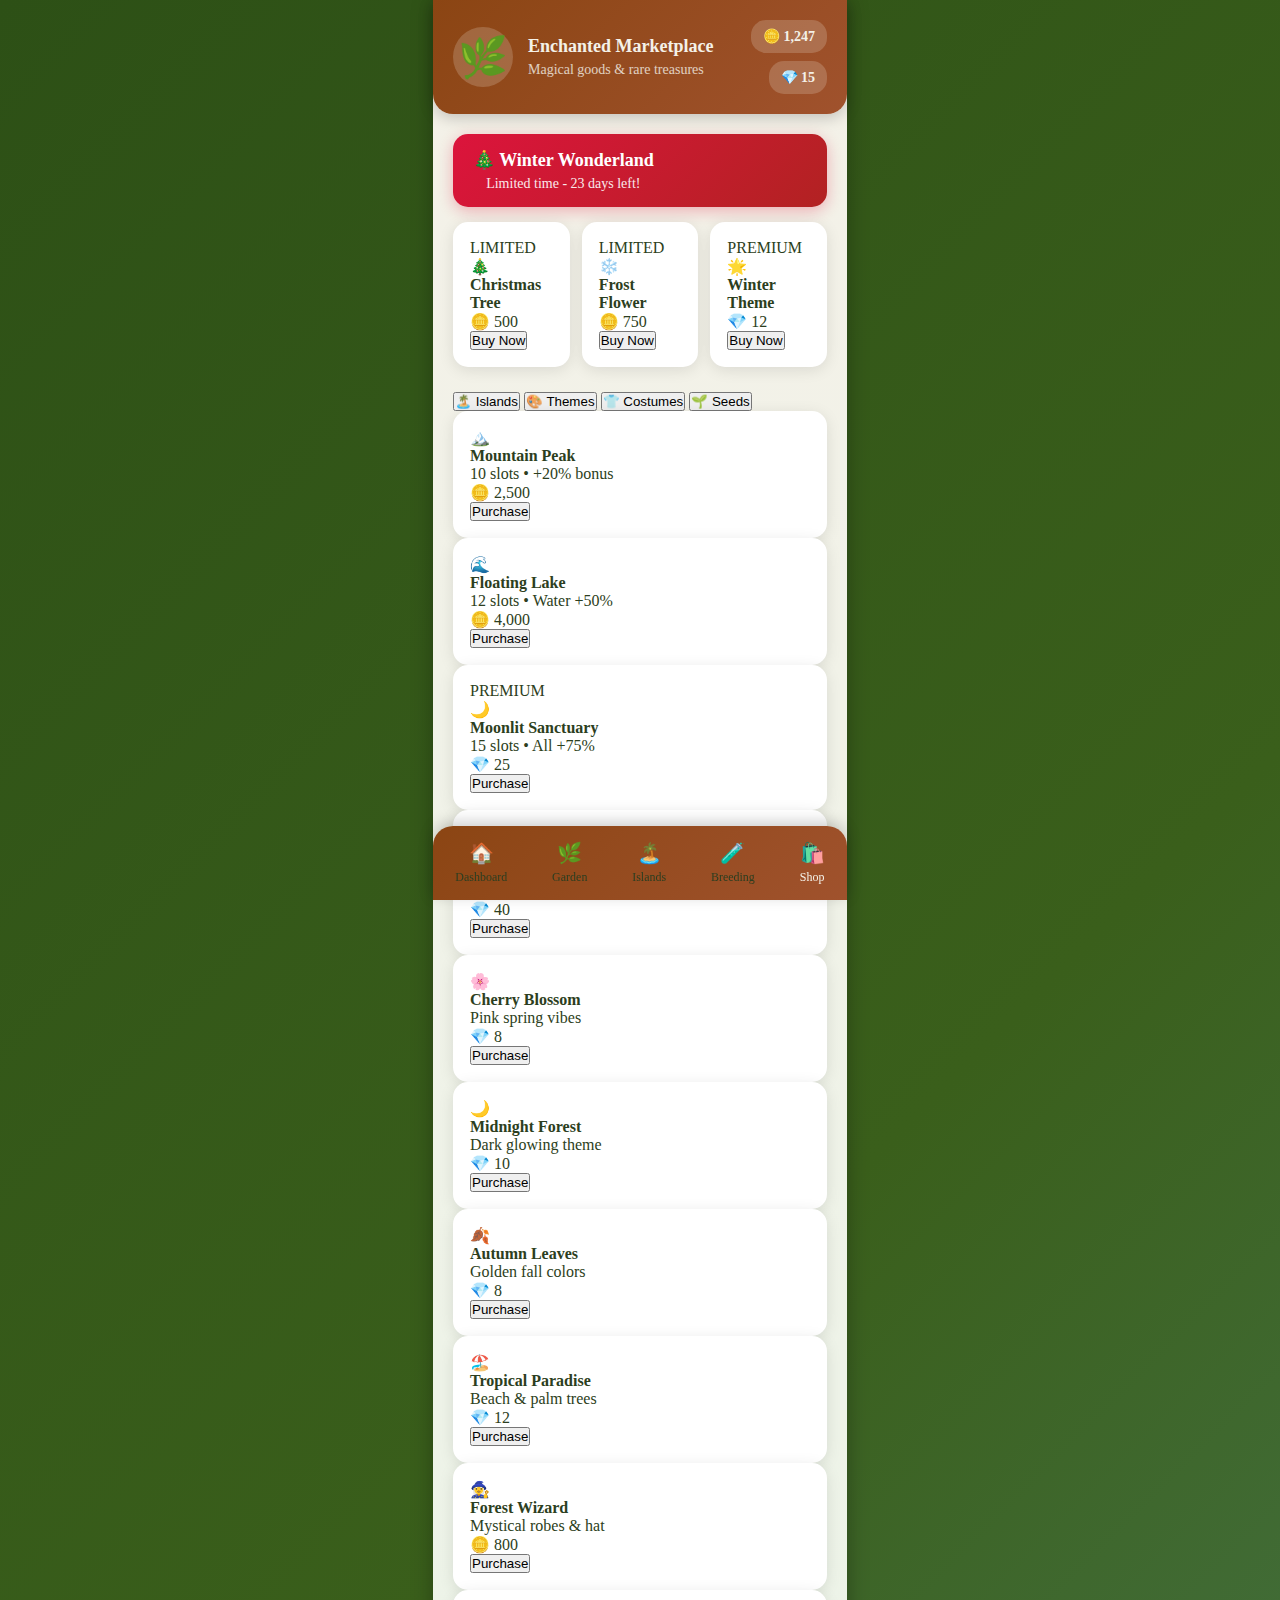
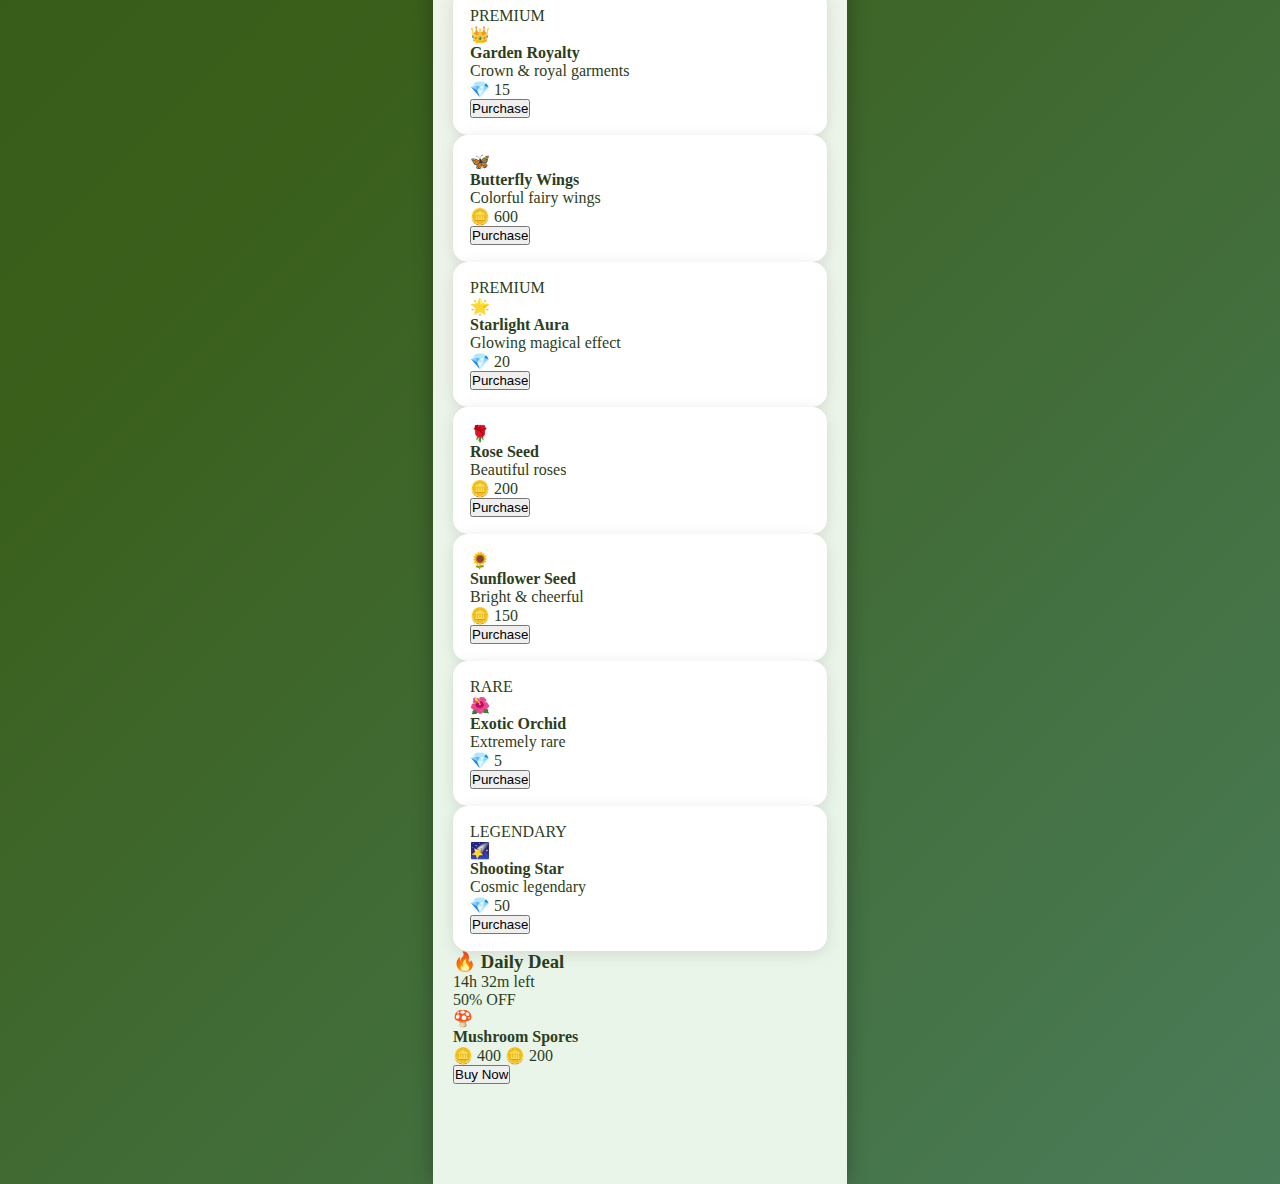
<file: shop.html>
<!DOCTYPE html>
<html lang="en">
<head>
    <meta charset="UTF-8">
    <meta name="viewport" content="width=device-width, initial-scale=1.0">
    <title>Habit Garden - Forest Shop</title>
    <link rel="stylesheet" href="style.css">
</head>
<body>
    <div class="container page-transition">
        <!-- Header -->
        <header class="header">
            <div class="user-info">
                <div class="avatar">🌿</div>
                <div class="user-details">
                    <h2>Enchanted Marketplace</h2>
                    <p>Magical goods & rare treasures</p>
                </div>
            </div>
            <div class="currency">
                <div class="coins">🪙 1,247</div>
                <div class="diamonds">💎 15</div>
            </div>
        </header>

        <!-- Main Content -->
        <main class="main-content">
            <!-- Featured Limited Time -->
            <section class="featured-section">
                <div class="featured-banner">
                    <div class="banner-content">
                        <h3>🎄 Winter Wonderland</h3>
                        <p>Limited time - 23 days left!</p>
                    </div>
                </div>
                
                <div class="featured-grid">
                    <div class="shop-item featured">
                        <div class="item-badge limited">LIMITED</div>
                        <div class="item-image">🎄</div>
                        <div class="item-info">
                            <h4>Christmas Tree</h4>
                            <div class="item-price">🪙 500</div>
                        </div>
                        <button class="buy-btn">Buy Now</button>
                    </div>
                    
                    <div class="shop-item featured">
                        <div class="item-badge limited">LIMITED</div>
                        <div class="item-image">❄️</div>
                        <div class="item-info">
                            <h4>Frost Flower</h4>
                            <div class="item-price">🪙 750</div>
                        </div>
                        <button class="buy-btn">Buy Now</button>
                    </div>
                    
                    <div class="shop-item featured premium">
                        <div class="item-badge premium">PREMIUM</div>
                        <div class="item-image">🌟</div>
                        <div class="item-info">
                            <h4>Winter Theme</h4>
                            <div class="item-price">💎 12</div>
                        </div>
                        <button class="buy-btn premium">Buy Now</button>
                    </div>
                </div>
            </section>

            <!-- Shop Categories -->
            <section class="shop-categories">
                <div class="category-tabs">
                    <button class="tab-btn active" data-tab="islands">🏝️ Islands</button>
                    <button class="tab-btn" data-tab="themes">🎨 Themes</button>
                    <button class="tab-btn" data-tab="costumes">👕 Costumes</button>
                    <button class="tab-btn" data-tab="seeds">🌱 Seeds</button>
                </div>

                <!-- Islands Tab -->
                <div class="tab-content active" id="islands">
                    <div class="shop-grid">
                        <div class="shop-item">
                            <div class="item-image">🏔️</div>
                            <div class="item-info">
                                <h4>Mountain Peak</h4>
                                <p>10 slots • +20% bonus</p>
                                <div class="item-price">🪙 2,500</div>
                            </div>
                            <button class="buy-btn">Purchase</button>
                        </div>
                        
                        <div class="shop-item">
                            <div class="item-image">🌊</div>
                            <div class="item-info">
                                <h4>Floating Lake</h4>
                                <p>12 slots • Water +50%</p>
                                <div class="item-price">🪙 4,000</div>
                            </div>
                            <button class="buy-btn">Purchase</button>
                        </div>
                        
                        <div class="shop-item premium">
                            <div class="item-badge premium">PREMIUM</div>
                            <div class="item-image">🌙</div>
                            <div class="item-info">
                                <h4>Moonlit Sanctuary</h4>
                                <p>15 slots • All +75%</p>
                                <div class="item-price">💎 25</div>
                            </div>
                            <button class="buy-btn premium">Purchase</button>
                        </div>
                        
                        <div class="shop-item premium">
                            <div class="item-badge premium">PREMIUM</div>
                            <div class="item-image">🌋</div>
                            <div class="item-info">
                                <h4>Volcanic Island</h4>
                                <p>20 slots • Fire +100%</p>
                                <div class="item-price">💎 40</div>
                            </div>
                            <button class="buy-btn premium">Purchase</button>
                        </div>
                    </div>
                </div>

                <!-- Themes Tab -->
                <div class="tab-content" id="themes">
                    <div class="shop-grid">
                        <div class="shop-item premium">
                            <div class="item-image">🌸</div>
                            <div class="item-info">
                                <h4>Cherry Blossom</h4>
                                <p>Pink spring vibes</p>
                                <div class="item-price">💎 8</div>
                            </div>
                            <button class="buy-btn premium">Purchase</button>
                        </div>
                        
                        <div class="shop-item premium">
                            <div class="item-image">🌙</div>
                            <div class="item-info">
                                <h4>Midnight Forest</h4>
                                <p>Dark glowing theme</p>
                                <div class="item-price">💎 10</div>
                            </div>
                            <button class="buy-btn premium">Purchase</button>
                        </div>
                        
                        <div class="shop-item premium">
                            <div class="item-image">🍂</div>
                            <div class="item-info">
                                <h4>Autumn Leaves</h4>
                                <p>Golden fall colors</p>
                                <div class="item-price">💎 8</div>
                            </div>
                            <button class="buy-btn premium">Purchase</button>
                        </div>
                        
                        <div class="shop-item premium">
                            <div class="item-image">🏖️</div>
                            <div class="item-info">
                                <h4>Tropical Paradise</h4>
                                <p>Beach & palm trees</p>
                                <div class="item-price">💎 12</div>
                            </div>
                            <button class="buy-btn premium">Purchase</button>
                        </div>
                    </div>
                </div>

                <!-- Costumes Tab -->
                <div class="tab-content" id="costumes">
                    <div class="shop-grid">
                        <div class="shop-item">
                            <div class="item-image">🧙‍♀️</div>
                            <div class="item-info">
                                <h4>Forest Wizard</h4>
                                <p>Mystical robes & hat</p>
                                <div class="item-price">🪙 800</div>
                            </div>
                            <button class="buy-btn">Purchase</button>
                        </div>
                        
                        <div class="shop-item premium">
                            <div class="item-badge premium">PREMIUM</div>
                            <div class="item-image">👑</div>
                            <div class="item-info">
                                <h4>Garden Royalty</h4>
                                <p>Crown & royal garments</p>
                                <div class="item-price">💎 15</div>
                            </div>
                            <button class="buy-btn premium">Purchase</button>
                        </div>
                        
                        <div class="shop-item">
                            <div class="item-image">🦋</div>
                            <div class="item-info">
                                <h4>Butterfly Wings</h4>
                                <p>Colorful fairy wings</p>
                                <div class="item-price">🪙 600</div>
                            </div>
                            <button class="buy-btn">Purchase</button>
                        </div>
                        
                        <div class="shop-item premium">
                            <div class="item-badge premium">PREMIUM</div>
                            <div class="item-image">🌟</div>
                            <div class="item-info">
                                <h4>Starlight Aura</h4>
                                <p>Glowing magical effect</p>
                                <div class="item-price">💎 20</div>
                            </div>
                            <button class="buy-btn premium">Purchase</button>
                        </div>
                    </div>
                </div>

                <!-- Seeds Tab -->
                <div class="tab-content" id="seeds">
                    <div class="shop-grid">
                        <div class="shop-item">
                            <div class="item-image">🌹</div>
                            <div class="item-info">
                                <h4>Rose Seed</h4>
                                <p>Beautiful roses</p>
                                <div class="item-price">🪙 200</div>
                            </div>
                            <button class="buy-btn">Purchase</button>
                        </div>
                        
                        <div class="shop-item">
                            <div class="item-image">🌻</div>
                            <div class="item-info">
                                <h4>Sunflower Seed</h4>
                                <p>Bright & cheerful</p>
                                <div class="item-price">🪙 150</div>
                            </div>
                            <button class="buy-btn">Purchase</button>
                        </div>
                        
                        <div class="shop-item premium">
                            <div class="item-badge rare">RARE</div>
                            <div class="item-image">🌺</div>
                            <div class="item-info">
                                <h4>Exotic Orchid</h4>
                                <p>Extremely rare</p>
                                <div class="item-price">💎 5</div>
                            </div>
                            <button class="buy-btn premium">Purchase</button>
                        </div>
                        
                        <div class="shop-item premium">
                            <div class="item-badge legendary">LEGENDARY</div>
                            <div class="item-image">🌠</div>
                            <div class="item-info">
                                <h4>Shooting Star</h4>
                                <p>Cosmic legendary</p>
                                <div class="item-price">💎 50</div>
                            </div>
                            <button class="buy-btn premium">Purchase</button>
                        </div>
                    </div>
                </div>
            </section>

            <!-- Daily Deal -->
            <section class="daily-deal">
                <div class="deal-header">
                    <h3>🔥 Daily Deal</h3>
                    <div class="deal-timer">14h 32m left</div>
                </div>
                <div class="deal-item">
                    <div class="item-badge deal">50% OFF</div>
                    <div class="item-image">🍄</div>
                    <div class="item-info">
                        <h4>Mushroom Spores</h4>
                        <div class="price-row">
                            <span class="old-price">🪙 400</span>
                            <span class="item-price">🪙 200</span>
                        </div>
                    </div>
                    <button class="buy-btn">Buy Now</button>
                </div>
            </section>
        </main>

        <!-- Bottom Navigation -->
        <nav class="bottom-nav">
            <a href="index.html" class="nav-item nav-link">
                <div class="nav-icon">🏠</div>
                <span>Dashboard</span>
            </a>
            <a href="garden.html" class="nav-item nav-link">
                <div class="nav-icon">🌿</div>
                <span>Garden</span>
            </a>
            <a href="islands.html" class="nav-item nav-link">
                <div class="nav-icon">🏝️</div>
                <span>Islands</span>
            </a>
            <a href="breeding.html" class="nav-item nav-link">
                <div class="nav-icon">🧪</div>
                <span>Breeding</span>
            </a>
            <div class="nav-item active">
                <div class="nav-icon">🛍️</div>
                <span>Shop</span>
            </div>
        </nav>
    </div>
</body>
</html>
</file>
<file: style.css>
* {
    margin: 0;
    padding: 0;
    box-sizing: border-box;
}

body {
    font-family: 'Georgia', serif;
    background: linear-gradient(135deg, #2d5016 0%, #3a5f1b 50%, #4a7c59 100%);
    color: #2c3e20;
    min-height: 100vh;
}

.container {
    max-width: 414px;
    margin: 0 auto;
    background: linear-gradient(180deg, #f4f1e8 0%, #e8f5e8 100%);
    min-height: 100vh;
    position: relative;
    box-shadow: 0 0 20px rgba(0,0,0,0.3);
}

/* Header */
.header {
    background: linear-gradient(135deg, #8b4513 0%, #a0522d 100%);
    color: #f4f1e8;
    padding: 20px;
    display: flex;
    justify-content: space-between;
    align-items: center;
    border-radius: 0 0 20px 20px;
    box-shadow: 0 4px 15px rgba(0,0,0,0.2);
}

.user-info {
    display: flex;
    align-items: center;
    gap: 15px;
}

.avatar {
    font-size: 40px;
    background: rgba(244, 241, 232, 0.2);
    border-radius: 50%;
    width: 60px;
    height: 60px;
    display: flex;
    align-items: center;
    justify-content: center;
}

.user-details h2 {
    font-size: 18px;
    margin-bottom: 5px;
}

.user-details p {
    font-size: 14px;
    opacity: 0.8;
}

.currency {
    display: flex;
    flex-direction: column;
    gap: 8px;
    align-items: flex-end;
}

.coins, .diamonds {
    background: rgba(244, 241, 232, 0.2);
    padding: 8px 12px;
    border-radius: 15px;
    font-weight: bold;
    font-size: 14px;
}

/* Main Content */
.main-content {
    padding: 20px;
    padding-bottom: 100px;
}

/* Current Plant Section */
.current-plant {
    background: linear-gradient(135deg, #f0f8e8 0%, #e8f5e8 100%);
    border: 2px solid #8fbc8f;
    border-radius: 20px;
    padding: 20px;
    margin-bottom: 25px;
    box-shadow: 0 6px 20px rgba(143, 188, 143, 0.3);
}

.plant-container {
    display: flex;
    gap: 20px;
    align-items: center;
}

.plant-display {
    text-align: center;
    flex-shrink: 0;
}

.plant {
    font-size: 60px;
    margin-bottom: 10px;
    filter: drop-shadow(2px 2px 4px rgba(0,0,0,0.1));
}

.plant-name {
    font-weight: bold;
    color: #2d5016;
    margin-bottom: 5px;
}

.plant-tier {
    background: linear-gradient(135deg, #daa520 0%, #ffd700 100%);
    color: #8b4513;
    padding: 4px 12px;
    border-radius: 12px;
    font-size: 12px;
    font-weight: bold;
}

.plant-status {
    flex: 1;
}

.health-bar {
    margin-bottom: 15px;
}

.label {
    display: block;
    font-weight: bold;
    margin-bottom: 8px;
    color: #2d5016;
}

.progress-bar {
    background: #d3d3d3;
    height: 12px;
    border-radius: 6px;
    overflow: hidden;
    margin-bottom: 5px;
}

.progress {
    background: linear-gradient(90deg, #32cd32 0%, #228b22 100%);
    height: 100%;
    border-radius: 6px;
    transition: width 0.3s ease;
}

.percentage {
    font-size: 12px;
    color: #2d5016;
    font-weight: bold;
}

.next-tier {
    font-size: 14px;
    color: #556b2f;
    font-style: italic;
}

/* Daily Habits */
.daily-habits h3 {
    color: #2d5016;
    margin-bottom: 20px;
    font-size: 22px;
    text-align: center;
}

.habits-grid {
    display: grid;
    grid-template-columns: 1fr;
    gap: 15px;
    margin-bottom: 25px;
}

.habit-card {
    background: #ffffff;
    border: 2px solid #e0e0e0;
    border-radius: 15px;
    padding: 15px;
    display: flex;
    align-items: center;
    gap: 15px;
    transition: all 0.3s ease;
    box-shadow: 0 3px 10px rgba(0,0,0,0.1);
}

.habit-card.completed {
    border-color: #32cd32;
    background: linear-gradient(135deg, #f0fff0 0%, #e8f5e8 100%);
}

.habit-card.pending {
    border-color: #ffa500;
    background: linear-gradient(135deg, #fffaf0 0%, #fdf5e6 100%);
}

.habit-icon {
    font-size: 24px;
    width: 40px;
    text-align: center;
}

.habit-info {
    flex: 1;
}

.habit-info h4 {
    color: #2d5016;
    margin-bottom: 5px;
    font-size: 16px;
}

.habit-info p {
    color: #556b2f;
    font-size: 14px;
}

.habit-status {
    font-size: 20px;
}

/* Quick Stats */
.quick-stats {
    display: grid;
    grid-template-columns: repeat(3, 1fr);
    gap: 15px;
    margin-bottom: 20px;
}

.stat-card {
    background: linear-gradient(135deg, #8fbc8f 0%, #9acd32 100%);
    color: white;
    padding: 20px;
    border-radius: 15px;
    text-align: center;
    box-shadow: 0 4px 15px rgba(143, 188, 143, 0.4);
}

.stat-number {
    font-size: 28px;
    font-weight: bold;
    margin-bottom: 5px;
}

.stat-label {
    font-size: 12px;
    opacity: 0.9;
}

/* Bottom Navigation */
.bottom-nav {
    position: fixed;
    bottom: 0;
    left: 50%;
    transform: translateX(-50%);
    width: 100%;
    max-width: 414px;
    background: linear-gradient(135deg, #8b4513 0%, #a0522d 100%);
    display: flex;
    justify-content: space-around;
    padding: 15px 0;
    border-radius: 20px 20px 0 0;
    box-shadow: 0 -4px 15px rgba(0,0,0,0.2);
}

.nav-item {
    display: flex;
    flex-direction: column;
    align-items: center;
    gap: 5px;
    color: rgba(244, 241, 232, 0.7);
    font-size: 12px;
    cursor: pointer;
    transition: all 0.3s ease;
}

.nav-item.active {
    color: #f4f1e8;
}

.nav-item:hover {
    color: #f4f1e8;
    transform: translateY(-2px);
}

.nav-icon {
    font-size: 20px;
}

/* Responsive Design */
@media (max-width: 414px) {
    .container {
        max-width: 100%;
    }
    
    .plant-container {
        flex-direction: column;
        text-align: center;
    }
    
    .quick-stats {
        grid-template-columns: 1fr;
    }
}
/* Garden Page Specific Styles */
.garden-overview {
    background: linear-gradient(135deg, #f0f8e8 0%, #e8f5e8 100%);
    border: 2px solid #8fbc8f;
    border-radius: 20px;
    padding: 20px;
    margin-bottom: 25px;
    text-align: center;
}

.garden-overview h3 {
    color: #2d5016;
    margin-bottom: 15px;
    font-size: 22px;
}

.garden-stats {
    display: flex;
    justify-content: space-around;
    gap: 10px;
}

.mini-stat {
    display: flex;
    align-items: center;
    gap: 8px;
    background: rgba(255, 255, 255, 0.6);
    padding: 8px 12px;
    border-radius: 12px;
    font-size: 14px;
    font-weight: bold;
    color: #2d5016;
}

.stat-icon {
    font-size: 16px;
}

/* Garden Grid */
.garden-grid {
    display: grid;
    grid-template-columns: repeat(2, 1fr);
    gap: 15px;
    margin-bottom: 25px;
}

.plant-slot {
    border-radius: 15px;
    padding: 15px;
    box-shadow: 0 4px 15px rgba(0,0,0,0.1);
    transition: transform 0.3s ease;
}

.plant-slot:hover {
    transform: translateY(-5px);
}

.plant-slot.tier-1 {
    background: linear-gradient(135deg, #f0fff0 0%, #e8f5e8 100%);
    border: 2px solid #90ee90;
}

.plant-slot.tier-2 {
    background: linear-gradient(135deg, #e6f3ff 0%, #cce7ff 100%);
    border: 2px solid #87ceeb;
}

.plant-slot.tier-3 {
    background: linear-gradient(135deg, #fff0e6 0%, #ffe6cc 100%);
    border: 2px solid #daa520;
}

.plant-display {
    text-align: center;
}

.plant-emoji {
    font-size: 40px;
    margin-bottom: 10px;
    filter: drop-shadow(2px 2px 4px rgba(0,0,0,0.1));
}

.plant-info h4 {
    color: #2d5016;
    font-size: 14px;
    margin-bottom: 8px;
}

.tier-badge {
    padding: 4px 8px;
    border-radius: 8px;
    font-size: 10px;
    font-weight: bold;
    margin-bottom: 10px;
}
    
/* Islands Page Specific Styles */
.income-overview {
    margin-bottom: 25px;
}

.income-card {
    background: linear-gradient(135deg, #daa520 0%, #ffd700 100%);
    color: #8b4513;
    border-radius: 20px;
    padding: 20px;
    display: flex;
    align-items: center;
    gap: 20px;
    box-shadow: 0 6px 20px rgba(218, 165, 32, 0.3);
}

.income-icon {
    font-size: 40px;
    background: rgba(255, 255, 255, 0.2);
    border-radius: 50%;
    width: 60px;
    height: 60px;
    display: flex;
    align-items: center;
    justify-content: center;
}

.income-info h3 {
    font-size: 16px;
    margin-bottom: 8px;
    font-weight: bold;
}

.income-amount {
    font-size: 24px;
    font-weight: bold;
    margin-bottom: 5px;
}

.income-detail {
    font-size: 14px;
    opacity: 0.8;
}

.islands-section h3 {
    color: #2d5016;
    margin-bottom: 20px;
    font-size: 22px;
    text-align: center;
}

/* Island Cards */
.island-card {
    background: linear-gradient(135deg, #f0f8e8 0%, #e8f5e8 100%);
    border: 2px solid #8fbc8f;
    border-radius: 20px;
    padding: 20px;
    margin-bottom: 20px;
    box-shadow: 0 6px 20px rgba(143, 188, 143, 0.3);
}

.island-card.purchasable {
    border-color: #daa520;
    background: linear-gradient(135deg, #fffaf0 0%, #fdf5e6 100%);
}

.island-card.premium-purchasable {
    border-color: #9370db;
    background: linear-gradient(135deg, #f8f0ff 0%, #f0e6ff 100%);
}

.island-header {
    display: flex;
    justify-content: space-between;
    align-items: center;
    margin-bottom: 15px;
}

.island-header h4 {
    color: #2d5016;
    font-size: 18px;
}

.island-income {
    background: linear-gradient(135deg, #32cd32 0%, #228b22 100%);
    color: white;
    padding: 6px 12px;
    border-radius: 12px;
    font-weight: bold;
    font-size: 14px;
}

.island-price {
    background: linear-gradient(135deg, #daa520 0%, #ffd700 100%);
    color: #8b4513;
    padding: 6px 12px;
    border-radius: 12px;
    font-weight: bold;
    font-size: 14px;
}

/* Plant Slots */
.island-plants {
    display: grid;
    grid-template-columns: repeat(3, 1fr);
    gap: 10px;
    margin-bottom: 15px;
}

.plant-slot {
    aspect-ratio: 1;
    border-radius: 12px;
    display: flex;
    flex-direction: column;
    align-items: center;
    justify-content: center;
    font-size: 12px;
    position: relative;
    transition: transform 0.3s ease;
}

.plant-slot:hover {
    transform: scale(1.05);
}

.plant-slot.occupied {
    background: linear-gradient(135deg, #ffffff 0%, #f0fff0 100%);
    border: 2px solid #32cd32;
}

.plant-slot.premium {
    background: linear-gradient(135deg, #fff0e6 0%, #ffe6cc 100%);
    border: 2px solid #daa520;
    box-shadow: 0 0 10px rgba(218, 165, 32, 0.3);
}

.plant-slot.empty {
    background: rgba(255, 255, 255, 0.5);
    border: 2px dashed #ccc;
    cursor: pointer;
}

.plant-slot.locked {
    background: rgba(200, 200, 200, 0.3);
    border: 2px solid #999;
}

.plant-icon {
    font-size: 20px;
    margin-bottom: 5px;
}

.plant-earnings {
    font-size: 10px;
    font-weight: bold;
    color: #228b22;
}

.empty-slot {
    font-size: 24px;
    color: #ccc;
    font-weight: bold;
}

.locked-icon {
    font-size: 16px;
    color: #999;
}

.island-status {
    font-size: 14px;
    color: #556b2f;
    text-align: center;
    font-style: italic;
}

/* Available Islands */
.available-islands {
    margin-top: 30px;
}

.available-islands h4 {
    color: #2d5016;
    font-size: 20px;
    text-align: center;
    margin-bottom: 20px;
}

.island-preview {
    margin-bottom: 15px;
    text-align: center;
}

.preview-text {
    font-size: 14px;
    color: #556b2f;
    margin-bottom: 5px;
}
.preview-bonus {
    font-size: 12px;
    color: #daa520;
}
/* Breeding Lab Specific Styles */
.active-breeding h3 {
    color: #2d5016;
    margin-bottom: 20px;
    font-size: 22px;
    text-align: center;
}

/* Breeding Slots */
.breeding-slot {
    border-radius: 20px;
    padding: 20px;
    margin-bottom: 20px;
    box-shadow: 0 6px 20px rgba(0,0,0,0.1);
}

.breeding-slot.active {
    background: linear-gradient(135deg, #e6f3ff 0%, #cce7ff 100%);
    border: 2px solid #87ceeb;
}

.breeding-slot.ready {
    background: linear-gradient(135deg, #f0fff0 0%, #e8f5e8 100%);
    border: 2px solid #32cd32;
    animation: glow 2s ease-in-out infinite alternate;
}

@keyframes glow {
    from { box-shadow: 0 6px 20px rgba(50, 205, 50, 0.3); }
    to { box-shadow: 0 6px 30px rgba(50, 205, 50, 0.6); }
}

.breeding-slot.empty {
    background: linear-gradient(135deg, #f8f8f8 0%, #f0f0f0 100%);
    border: 2px dashed #ccc;
    text-align: center;
}

.breeding-header {
    display: flex;
    justify-content: space-between;
    align-items: center;
    margin-bottom: 15px;
}

.breeding-header h4 {
    color: #2d5016;
    font-size: 18px;
}

.breeding-status {
    padding: 6px 12px;
    border-radius: 12px;
    font-weight: bold;
    font-size: 12px;
    background: linear-gradient(135deg, #ffa500 0%, #ff8c00 100%);
    color: white;
}

.breeding-status.ready {
    background: linear-gradient(135deg, #32cd32 0%, #228b22 100%);
    animation: pulse 1.5s ease-in-out infinite;
}

@keyframes pulse {
    0%, 100% { transform: scale(1); }
    50% { transform: scale(1.05); }
}

/* Breeding Combination */
.breeding-combination {
    display: flex;
    align-items: center;
    justify-content: space-between;
    margin-bottom: 15px;
    padding: 15px;
    background: rgba(255, 255, 255, 0.6);
    border-radius: 15px;
}

.parent-plant {
    display: flex;
    flex-direction: column;
    align-items: center;
    gap: 8px;
    flex: 1;
}

.parent-plant .plant-icon {
    font-size: 30px;
    filter: drop-shadow(2px 2px 4px rgba(0,0,0,0.1));
}

.parent-plant span {
    font-size: 12px;
    font-weight: bold;
    color: #2d5016;
    text-align: center;
}

.breeding-symbol {
    font-size: 24px;
    margin: 0 15px;
    animation: sparkle 2s ease-in-out infinite;
}

@keyframes sparkle {
    0%, 100% { transform: scale(1) rotate(0deg); }
    50% { transform: scale(1.2) rotate(180deg); }
}

/* Breeding Timer */
.breeding-timer {
    margin-bottom: 15px;
}

.timer-display {
    text-align: center;
}

.time-remaining {
    font-size: 20px;
    font-weight: bold;
    color: #2d5016;
    margin-bottom: 10px;
}

.progress-bar {
    background: #d3d3d3;
    height: 8px;
    border-radius: 4px;
    overflow: hidden;
    margin-bottom: 10px;
}

.progress {
    background: linear-gradient(90deg, #87ceeb 0%, #4682b4 100%);
    height: 100%;
    border-radius: 4px;
    transition: width 0.3s ease;
}

/* Breeding Chances */
.breeding-chances {
    display: flex;
    flex-direction: column;
    gap: 8px;
}

.chance-item {
    display: flex;
    align-items: center;
    gap: 10px;
    padding: 8px 12px;
    background: rgba(255, 255, 255, 0.7);
    border-radius: 10px;
    font-size: 14px;
}

.chance-icon {
    font-size: 16px;
}

/* Shop Page Specific Styles */
.featured-section {
    margin-bottom: 30px;
}

.featured-banner {
    background: linear-gradient(135deg, #dc143c 0%, #b22222 100%);
    color: white;
    padding: 20px;
    border-radius: 20px;
    display: flex;
    justify-content: space-between;
    align-items: center;
    margin-bottom: 20px;
    box-shadow: 0 6px 20px rgba(220, 20, 60, 0.3);
}

.banner-content h3 {
    font-size: 18px;
    margin-bottom: 5px;
}

.banner-content p {
    font-size: 14px;
    opacity: 0.9;
}

.banner-timer {
    background: rgba(255, 255, 255, 0.2);
    padding: 8px 15px;
    border-radius: 15px;
}

/* Page Transition Effects */
.page-transition {
    animation: fadeIn 0.5s ease-in-out;
}

@keyframes fadeIn {
    from {
        opacity: 0;
        transform: translateY(20px);
    }
    to {
        opacity: 1;
        transform: translateY(0);
    }
}

.nav-link {
    transition: all 0.3s ease;
    text-decoration: none;
    color: inherit;
}

.nav-link:hover {
    transform: translateY(-2px);
}

/* Cleaner Shop Styles */
.featured-section {
    margin-bottom: 25px;
}

.featured-banner {
    background: linear-gradient(135deg, #dc143c 0%, #b22222 100%);
    color: white;
    padding: 15px 20px;
    border-radius: 15px;
    margin-bottom: 15px;
    text-align: center;
    box-shadow: 0 4px 15px rgba(220, 20, 60, 0.3);
}

.banner-content h3 {
    font-size: 18px;
    margin-bottom: 5px;
}

.banner-content p {
    font-size: 14px;
    opacity: 0.9;
}

.featured-grid {
    display: grid;
    grid-template-columns: repeat(3, 1fr);
    gap: 12px;
}

/* Shop Item Cards - Cleaner Design */
.shop-item {
    background: white;
    border-radius: 15px;
    padding: 15px;
    box-shadow: 0 3px 15px rgba(0,0,0,0.1);
    transition: all 0.3s ease;
    position: relative;
    border: 2px solid transparent;
}

.shop-item:hover {
    transform: translateY(-5px);
    box-shadow: 0 6px 
}
</file>
